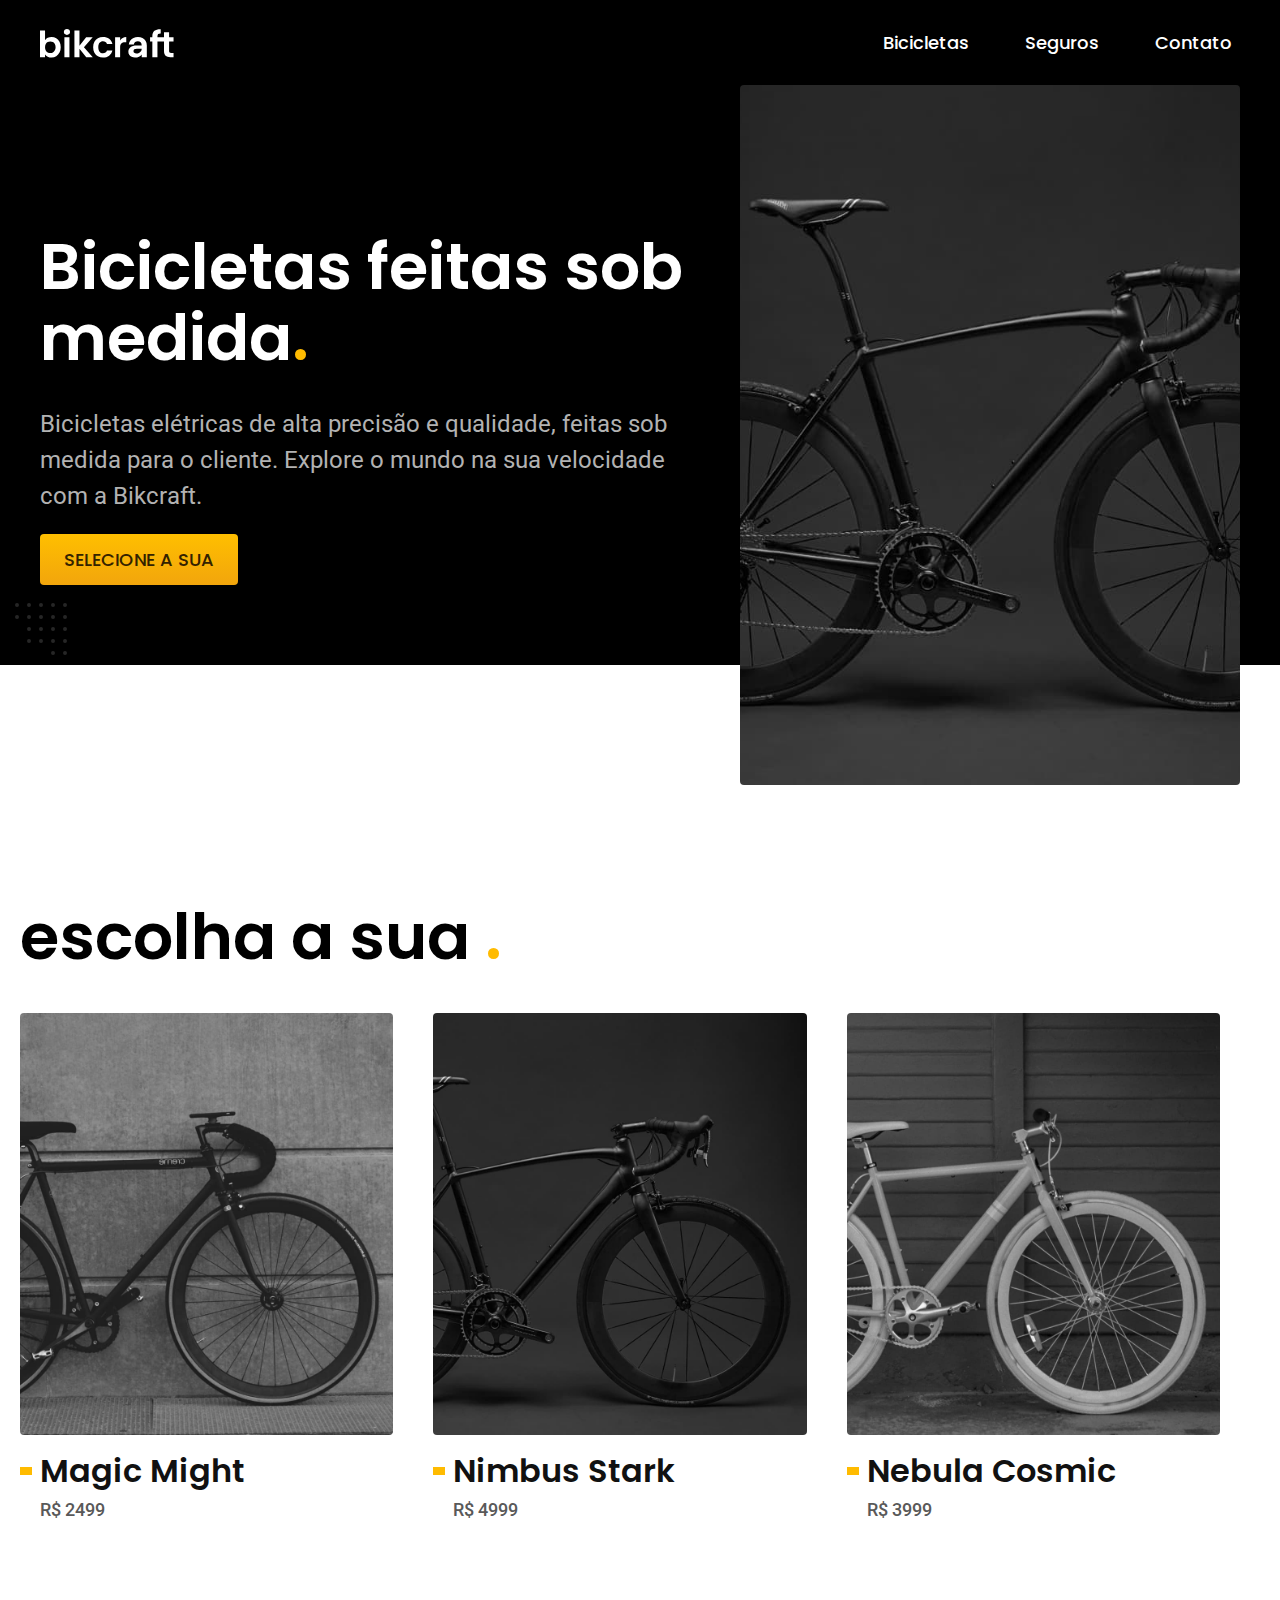
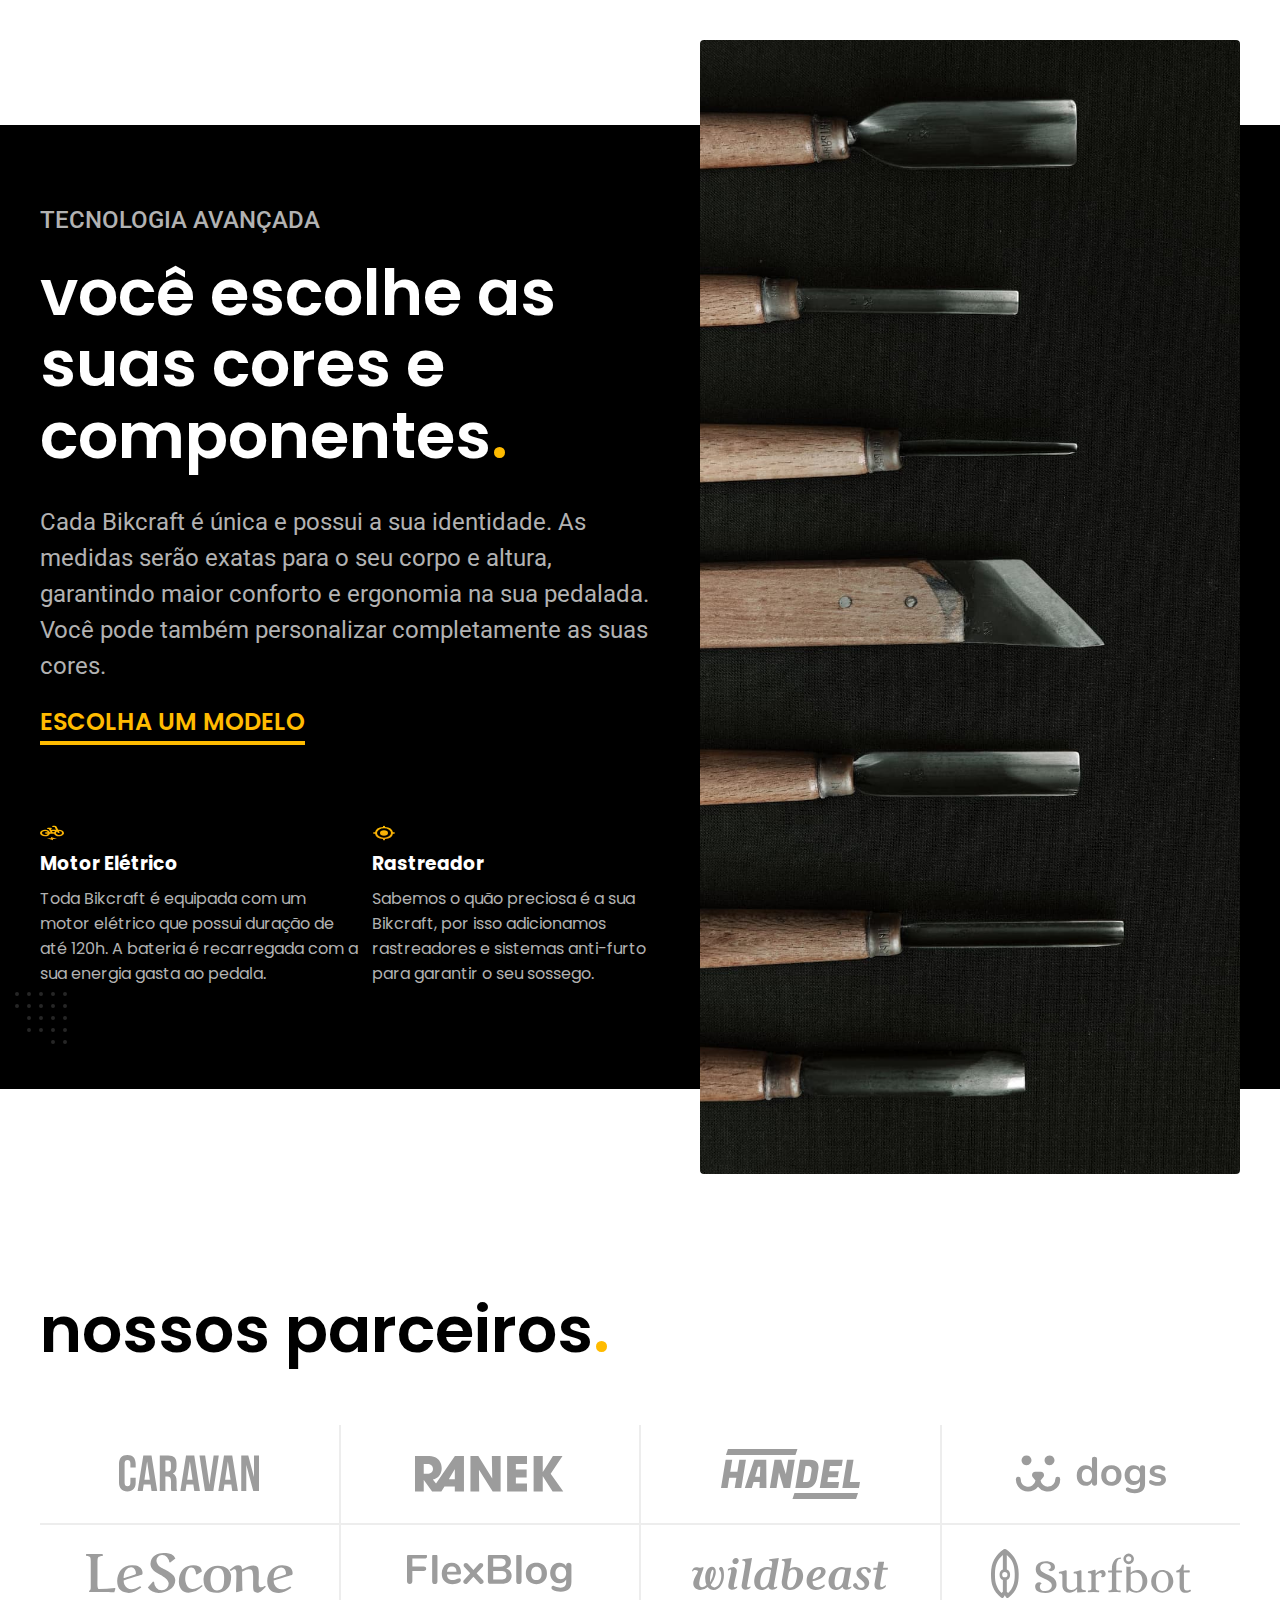
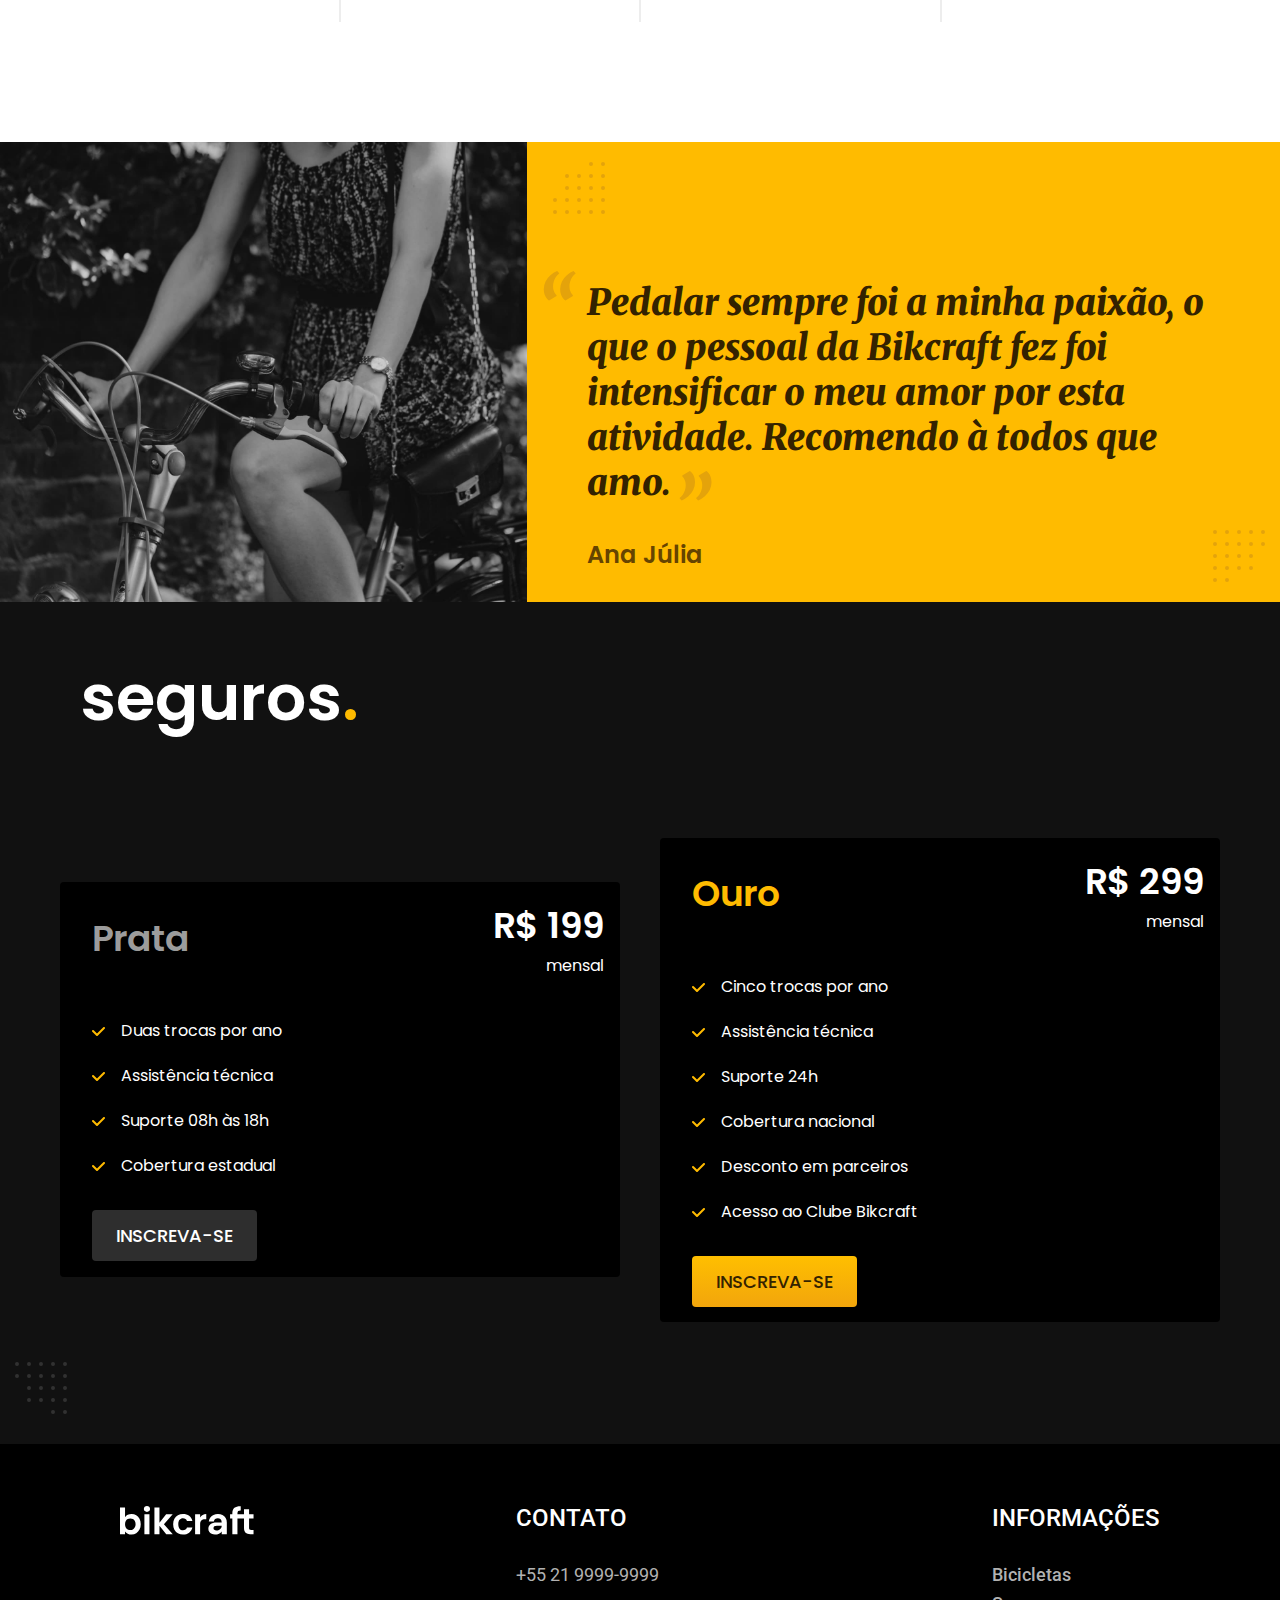
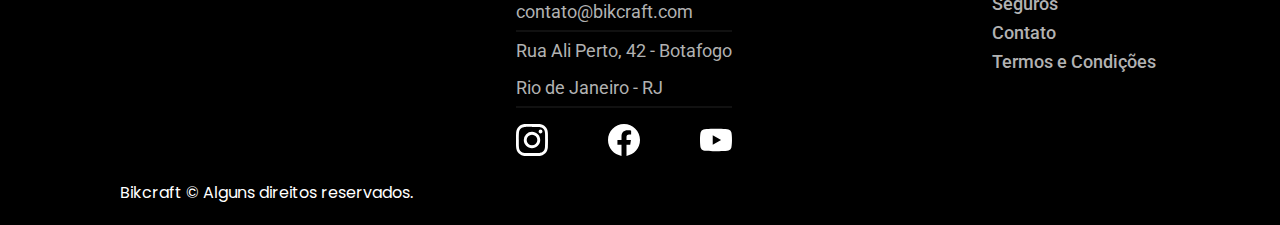
<file: Projeto 01/index.html>
<!DOCTYPE html>
<html lang="en">
<head>
  <meta charset="UTF-8">
  <meta http-equiv="X-UA-Compatible" content="IE=edge">
  <meta name="viewport" content="width=device-width, initial-scale=1.0">
  <meta name="description" content="Bicicletas elétricas de alta precisão e qualidade,  feitas sob medida para o cliente. Explore o mundo na sua velocidade com a Bikcraft.">
  <title>Bickcraft - Bicicletas eletricas</title>
  <link rel="stylesheet" href="css/estilo.css">
  <link rel="preconnect" href="https://fonts.googleapis.com">
  <link rel="preconnect" href="https://fonts.gstatic.com" crossorigin>
  <link href="https://fonts.googleapis.com/css2?family=Poppins:wght@400;500;600;700&family=Roboto:ital,wght@0,400;0,500;1,700&display=swap" rel="stylesheet">
  <link href="https://fonts.googleapis.com/css2?family=Merriweather:ital,wght@1,900&display=swap" rel="stylesheet">
</head>
<body>
  <header class="header-bg">
    <div class="header-conteudo">
      <a href="./"><img src="img/bikcraft.svg" width="136" height="32" alt="Bicicleta Eletica"/></a>
      <nav>
        <ul>
          <li><a href="./bicicletas.html">Bicicletas</a></li>
          <li><a href="./seguros.html">Seguros</a></li>
          <li><a href="./contato.html">Contato</a></li>
        </ul>
      </nav>
    </div>
  </header>
  <main class="principal-bg">
    <div class="principal-conteudo container">
      <div class="principal-texto">
        <h1 class="texto-grande">Bicicletas feitas sob medida<span>.</span></h1>
        <p class="texto-medio texto-medio-r">
          Bicicletas elétricas de alta precisão e qualidade,  feitas sob medida para o    cliente. Explore o mundo na sua velocidade com a Bikcraft.
        </p>
        <a href="./bicicletas.html" class="botao amarelo">Selecione a sua</a>
      </div>
      <div class="principal-imagem">
        <img src="img/bicicleta/nimbus1.jpg" alt="Bicicleta eletrica" />
      </div>
    </div>
  </main>
  <section class="bicicletas container" aria-label="Bicicletas">
    <h2 class="texto-grande"> escolha a sua <span>.</span></h2>
    <div class="bicicletas-container">
      <a href="bicicletas/magic.html" class="bicicletas-item">
        <div>
          <img src="img/bicicletas/magic-home.jpg" />
        </div>
        <div class="bicicletas-descricao">
          <h3>Magic Might</h3>
          <p>R$ 2499</p>
        </div>
      </a>
      <a href="bicicletas/nimbus.html" class="bicicletas-item">
        <div>
          <img src="img/bicicletas/nimbus-home.jpg" />
        </div>
        <div class="bicicletas-descricao">
          <h3>Nimbus Stark</h3>
          <p>R$ 4999</p>
        </div>
      </a>
      <a href="bicicletas/nebula.html" class="bicicletas-item">
        <div>
          <img src="img/bicicletas/nebula-home.jpg" />
        </div>
        <div class="bicicletas-descricao">
          <h3>Nebula Cosmic</h3>
          <p>R$ 3999</p>
        </div>
      </a>
    </div> 
  </section>
  <section class="tecnologia-bg" aria-label="Tecnologia">
    <div class="tecnologia-conteudo container">
      <div class="tecnologia-texto">
        <p class="tecnologia-texto-decorativo">Tecnologia avançada</p>
        <h2 class="texto-grande">você escolhe as suas cores e componentes<span>.</span></h2>
        <p class="texto-medio texto-medio-r">Cada Bikcraft é única e possui a sua identidade. As medidas serão exatas para o seu corpo e altura, garantindo maior conforto e ergonomia na sua pedalada. Você pode também personalizar completamente as suas cores.</p>
        <a href="./bicicletas.html">Escolha um modelo</a>
        <div class="tecnologia-vantages">
          <div>
            <img src="./img/icones/eletrica.svg" width="24" height="24" alt="" />
            <h3>Motor Elétrico</h3>
            <p>Toda Bikcraft é equipada com um motor elétrico que possui duração de até 120h. A bateria é recarregada com a sua energia gasta ao pedala.</p>
          </div>
          <div>
            <img src="./img/icones/rastreador.svg" width="24" height="24" alt="" />
            <h3>Rastreador</h3>
            <p>Sabemos o quão preciosa é a sua Bikcraft, por isso adicionamos rastreadores e sistemas anti-furto para garantir o seu sossego.</p>
          </div>
        </div>
      </div>
      <div class="tecnologia-img">
        <img src="img/fotos/tecnologia.jpg">
      </div>
    </div>
  </section>
  <section class="parceiros container" aria-label="parceiros">
    <h2 class="texto-grande">nossos parceiros<span>.</span></h2>
    <div>
      <div class="parceiros-marcas">
        <div>
          <img src="./img/parceiros/caravan.svg" alt="Caravan" />
        </div>
        <div>
          <img src="./img/parceiros/ranek.svg" alt="Ranek" />
        </div>
        <div>
          <img src="./img/parceiros/handel.svg" alt="Handel" />
        </div>
        <div>
          <img src="./img/parceiros/dogs.svg" alt="Dogs" />
        </div>
      </div>
      <div class="parceiros-marcas">
        <div>
          <img src="./img/parceiros/lescone.svg" alt="Lescone" />
        </div>
        <div>
          <img src="./img/parceiros/flexblog.svg" alt="Flexblog" />
        </div>
        <div>
          <img src="./img/parceiros/wildbeast.svg" alt="Wildbeast" />
        </div>
        <div>
          <img src="./img/parceiros/surfbot.svg" alt="Surftbot" />
        </div>
      </div> 
    </div>
  </section>
  <section class="depoimento-bg">
    <div class="depoimento-conteudo">
      <div class="depoimento-img">
        <img src="./img/fotos/depoimento.jpg" />
      </div>
      <div class="depoimento-citacao">
        <blockquote>
          <p class="depoimento-texto">
            Pedalar sempre foi a minha paixão, o que o pessoal da Bikcraft fez foi intensificar o meu amor por esta atividade. Recomendo à todos que amo.
          </p>
          <cite>
            <p>Ana Júlia</p>
          </cite>
        </blockquote>
      </div>
    </div>  
  </section>
  <section class="seguros-bg">
    <div class="seguros-conteudo">
      <h2 class="texto-grande">seguros<span>.</span></h2>
      <div class="seguro-principal">
        <div class="seguro-card">  
          <div class="seguro-card-header">
            <div>
              <h3 class="cor-prata texto-decorativo">Prata</h3>
            </div>
            <div>
              <p class="texto-decorativo">R$ 199</p>
              <p>mensal</p>
            </div>
          </div>
          <div class="seguro-card-conteudo">
            <ul>
              <li>Duas trocas por ano</li>
              <li>Assistência técnica</li>
              <li>Suporte 08h às 18h</li>
              <li>Cobertura estadual</li>
            </ul>
            <a href="./orcamento.html" class="botao cinza">Inscreva-se</a>
          </div>
        </div>

        <div class="seguro-card card-grande">  
          <div class="seguro-card-header">
            <div>
              <h3 class="cor-ouro texto-decorativo">Ouro</h3>
            </div>
            <div>
              <p class="texto-decorativo">R$ 299</p>
              <p>mensal</p>
            </div>
          </div>
          <div class="seguro-card-conteudo">
            <ul>
              <li>Cinco trocas por ano</li>
              <li>Assistência técnica</li>
              <li>Suporte 24h</li>
              <li>Cobertura nacional</li>
              <li>Desconto em parceiros</li>
              <li>Acesso ao Clube Bikcraft</li>
            </ul>
            <a href="./orcamento.html" class="botao amarelo">Inscreva-se</a>
          </div>
        </div>
      </div>
    </div>
  </section>
  <footer class="footer-bg">
    <div class="footer-conteudo">
      <div class="footer-infos">
        <div>
          <img src="img/bikcraft.svg" alt="Bickcraft" />
        </div>
        <div class="footer-contato">
          <h3>Contato</h3>
          <ul>
            <li><a href="tel:+55 21 9999-9999">+55 21 9999-9999</a></li>
            <li><a href="mailto:contato@bikcraft.com">contato@bikcraft.com</a></li>
            <li><a href="https://goo.gl/maps/o17Agn89RouagFng7">Rua Ali Perto, 42 - Botafogo</a></li>
            <li><a href="https://goo.gl/maps/o17Agn89RouagFng7">Rio de Janeiro - RJ</a></li>
          </ul>
          <div class="redes-sociais">
            <a href="https://www.instagram.com/"><img src="img/redes/instagram.svg" alt="instagram"></a>
            <a href="https://www.facebook.com/"><img src="img/redes/facebook.svg" alt="facebook"></a>
            <a href="https://www.youtube.com/"><img src="img/redes/youtube.svg" alt="youtube"></a>
          </div>
        </div>
        <div class="footer-links-internos">
          <h3>Informações</h3>
          <p><a href="./bicicletas.html">Bicicletas</a></p>
          <p><a href="./seguros.html">Seguros</a></p>
          <p><a href="./contato.html">Contato</a></p>
          <p><a href="./termos.html">Termos e Condições</a></p>
        </div>
      </div>
      <p> Bikcraft &copy; Alguns direitos reservados.</p>
    </div>
  </footer>
</body>
</html>
</file>
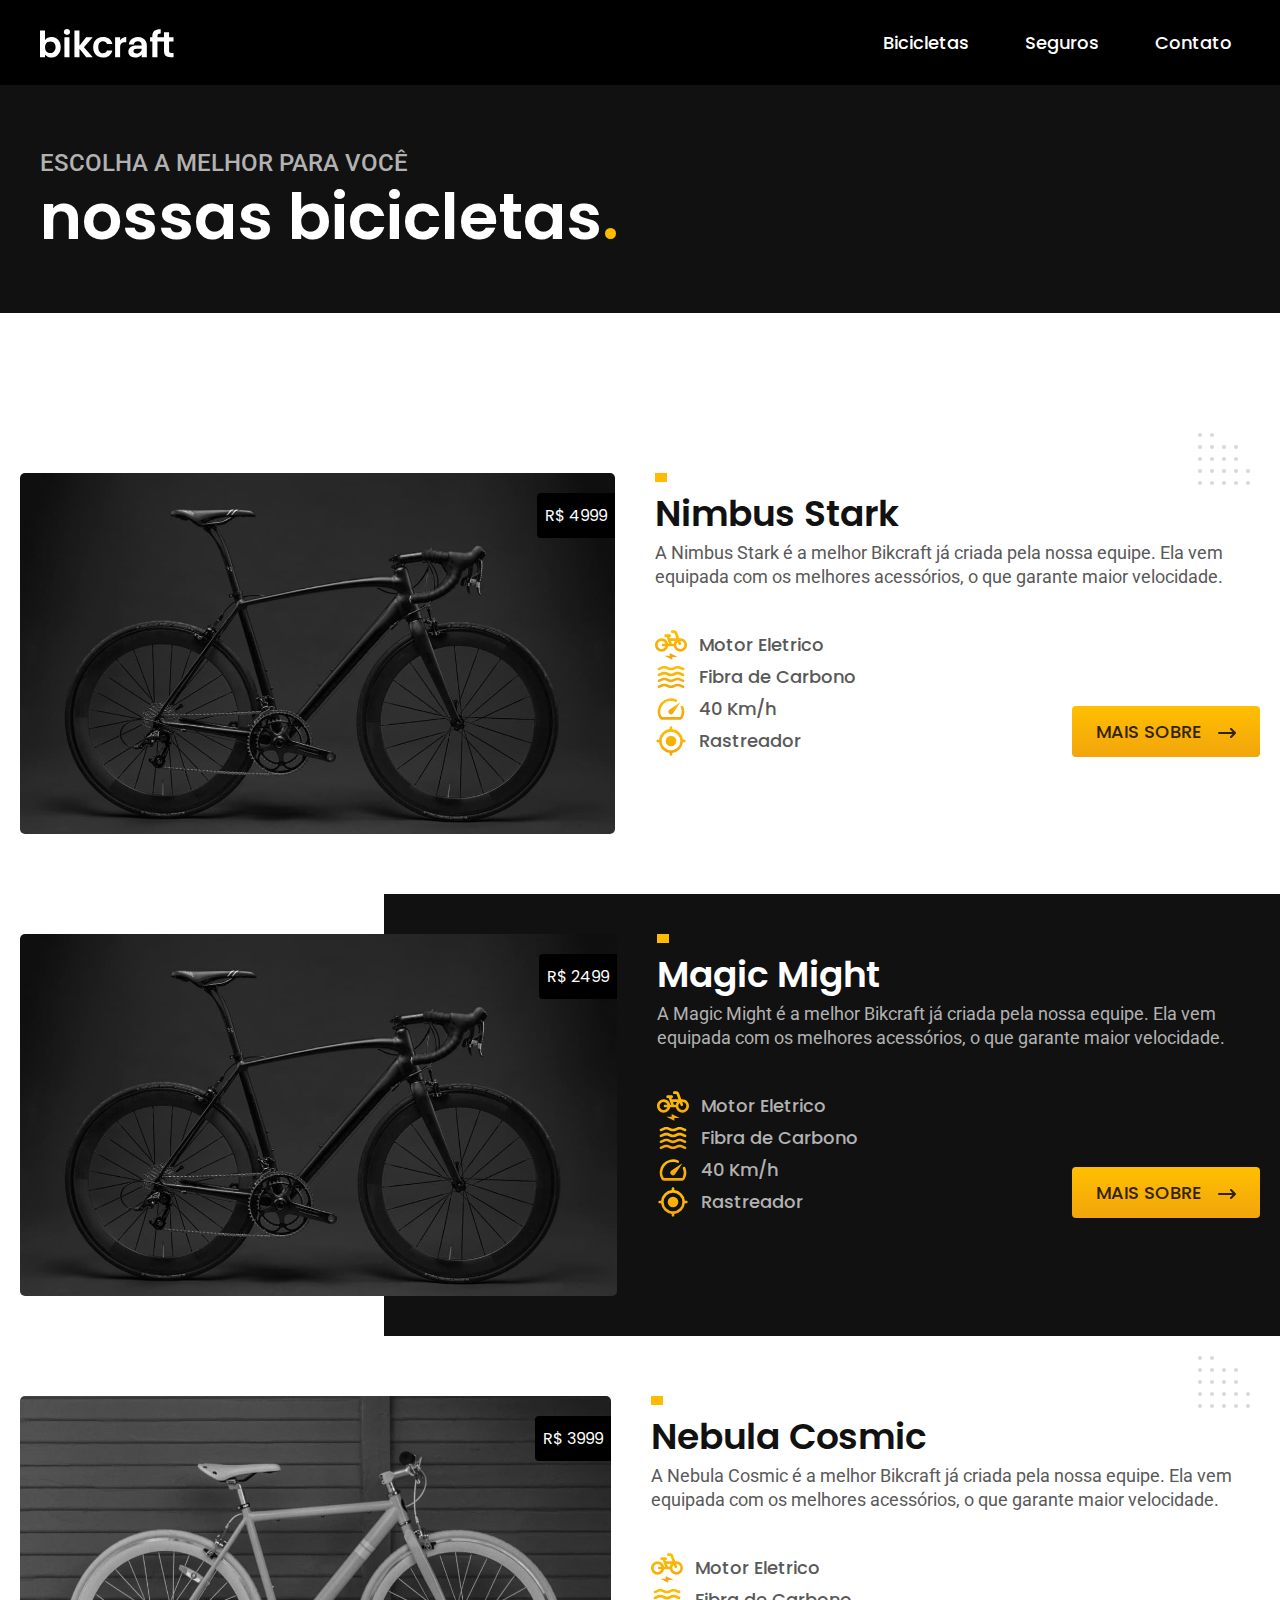
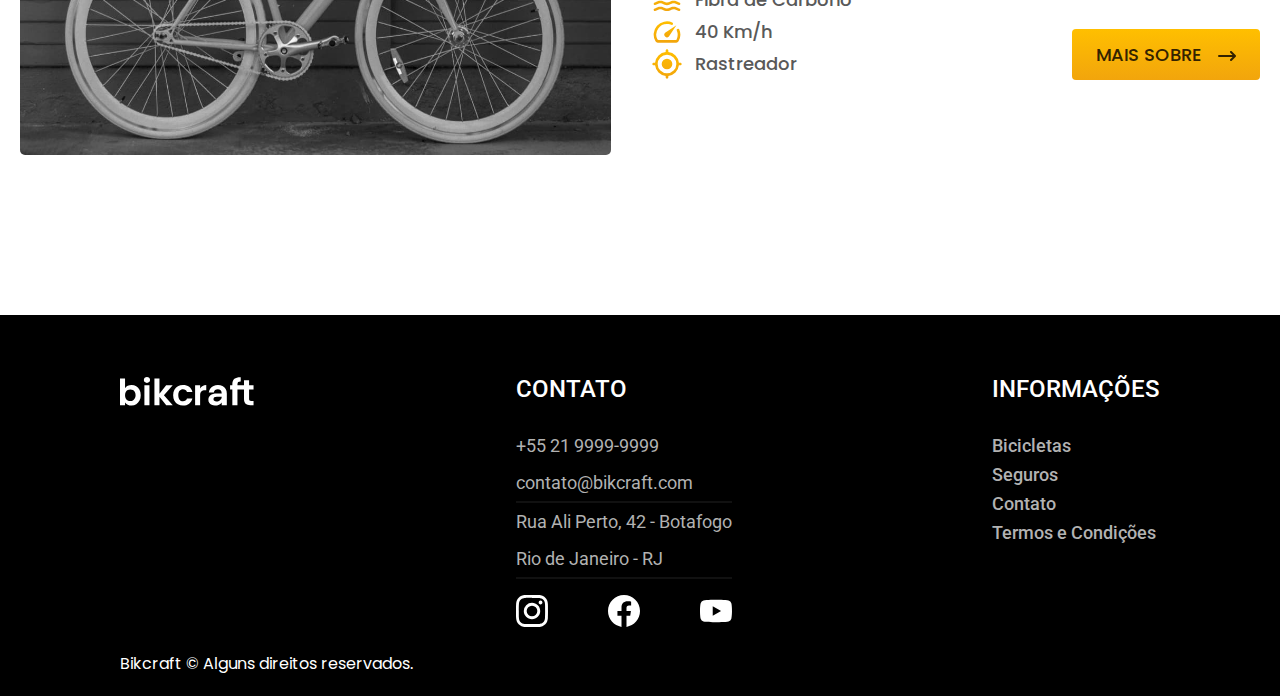
<file: Projeto 01/bicicletas.html>
<!DOCTYPE html>
<html lang="en">
<head>
  <meta charset="UTF-8">
  <meta http-equiv="X-UA-Compatible" content="IE=edge">
  <meta name="viewport" content="width=device-width, initial-scale=1.0">
  <meta name="description" content="Bicicletas elétricas de alta precisão e qualidade,  feitas sob medida para o cliente. Explore o mundo na sua velocidade com a Bikcraft.">
  <title>Bicicletas | Bickcraft </title>
  <link rel="stylesheet" href="css/estilo.css">
  <link rel="preconnect" href="https://fonts.googleapis.com">
  <link rel="preconnect" href="https://fonts.gstatic.com" crossorigin>
  <link href="https://fonts.googleapis.com/css2?family=Poppins:wght@400;500;600;700&family=Roboto:ital,wght@0,400;0,500;1,700&display=swap" rel="stylesheet">
  <link href="https://fonts.googleapis.com/css2?family=Merriweather:ital,wght@1,900&display=swap" rel="stylesheet">
</head>
<body id="bicicletas">
  <header class="header-bg">
    <div class="header-conteudo">
      <a href="./"><img src="img/bikcraft.svg" width="136" height="32" alt="Bicicleta Eletica"/></a>
      <nav>
        <ul>
          <li><a href="./bicicletas.html">Bicicletas</a></li>
          <li><a href="./seguros.html">Seguros</a></li>
          <li><a href="./contato.html">Contato</a></li>
        </ul>
      </nav>
    </div>
  </header>
  <main>
    <section class="sub-cabecalho-bg">
      <div class="sub-cabecalho-conteudo container">
        <p class="texto-medio texto-medio-m">Escolha a melhor para você</p>
        <h1 class="texto-grande">nossas bicicletas<span>.</span></h1>
      </div>
    </section>
    <section class="bicicletas-page">
      <div class="bicicletas-item-bg">
        <div class="bicicletas-item-conteudo">
          <div class="bicicletas-item-img">
            <img src="img/bicicletas/nimbus.jpg" />
            <span>R$ 4999</span>
          </div>
          <div class="bicicletas-item-descricao">
            <h2 class="texto-decorativo">Nimbus Stark</h2>
            <p class="texto-pequeno  texto-pequeno-r">A Nimbus Stark é a melhor Bikcraft já criada pela nossa equipe. Ela vem equipada com os melhores acessórios, o que garante maior velocidade.</p>
            <div class="bicicletas-item-info">
              <div>
                <ul>
                  <li>
                    <img src="img/icones/eletrica.svg">
                    <p>Motor Eletrico</p>
                  </li>
                  <li>
                    <img src="img/icones/carbono.svg">
                    <p>Fibra de Carbono</p>
                  </li>
                  <li>
                    <img src="img/icones/velocidade.svg">
                    <p>40 Km/h</p>
                  </li>
                  <li>
                    <img src="img/icones/rastreador.svg">
                    <p>Rastreador</p>
                  </li>
                </ul>
              </div>
              <div class="bicicleta-item-botao">
               <a href="bicicletas/nimbus.html" class="botao amarelo">Mais Sobre </a>
              </div>
            </div>
          </div>
        </div>
      </div>
      <div class="bicicletas-item-bg">
        <div class="bicicletas-item-conteudo">
          <div class="bicicletas-item-img">
            <img src="img/bicicletas/nimbus.jpg" />
            <span>R$ 2499</span>
          </div>
          <div class="bicicletas-item-descricao">
            <h2 class="texto-decorativo">Magic Might</h2>
            <p class="texto-pequeno  texto-pequeno-r">A Magic Might é a melhor Bikcraft já criada pela nossa equipe. Ela vem equipada com os melhores acessórios, o que garante maior velocidade.</p>
            <div class="bicicletas-item-info">
              <div>
                <ul>
                  <li>
                    <img src="img/icones/eletrica.svg">
                    <p>Motor Eletrico</p>
                  </li>
                  <li>
                    <img src="img/icones/carbono.svg">
                    <p>Fibra de Carbono</p>
                  </li>
                  <li>
                    <img src="img/icones/velocidade.svg">
                    <p>40 Km/h</p>
                  </li>
                  <li>
                    <img src="img/icones/rastreador.svg">
                    <p>Rastreador</p>
                  </li>
                </ul>
              </div>
              <div class="bicicleta-item-botao">
               <a href="bicicletas/magic.html" class="botao amarelo">Mais Sobre </a>
              </div>
            </div>
          </div>
        </div>
      </div>
      <div class="bicicletas-item-bg">
        <div class="bicicletas-item-conteudo">
          <div class="bicicletas-item-img">
            <img src="img/bicicletas/nebula.jpg" />
            <span>R$ 3999</span>
          </div>
          <div class="bicicletas-item-descricao">
            <h2 class="texto-decorativo">Nebula Cosmic</h2>
            <p class="texto-pequeno  texto-pequeno-r">A Nebula Cosmic é a melhor Bikcraft já criada pela nossa equipe. Ela vem equipada com os melhores acessórios, o que garante maior velocidade.</p>
            <div class="bicicletas-item-info">
              <div>
                <ul>
                  <li>
                    <img src="img/icones/eletrica.svg">
                    <p>Motor Eletrico</p>
                  </li>
                  <li>
                    <img src="img/icones/carbono.svg">
                    <p>Fibra de Carbono</p>
                  </li>
                  <li>
                    <img src="img/icones/velocidade.svg">
                    <p>40 Km/h</p>
                  </li>
                  <li>
                    <img src="img/icones/rastreador.svg">
                    <p>Rastreador</p>
                  </li>
                </ul>
              </div>
              <div class="bicicleta-item-botao">
               <a href="bicicletas/nebula.html" class="botao amarelo">Mais Sobre </a>
              </div>
            </div>
          </div>
        </div>
      </div>
    </section>
  </main>
  <footer class="footer-bg">
    <div class="footer-conteudo">
      <div class="footer-infos">
        <div>
          <img src="img/bikcraft.svg" alt="Bickcraft" />
        </div>
        <div class="footer-contato">
          <h3>Contato</h3>
          <ul>
            <li><a href="tel:+55 21 9999-9999">+55 21 9999-9999</a></li>
            <li><a href="mailto:contato@bikcraft.com">contato@bikcraft.com</a></li>
            <li><a href="https://goo.gl/maps/o17Agn89RouagFng7">Rua Ali Perto, 42 - Botafogo</a></li>
            <li><a href="https://goo.gl/maps/o17Agn89RouagFng7">Rio de Janeiro - RJ</a></li>
          </ul>
          <div class="redes-sociais">
            <a href="https://www.instagram.com/"><img src="img/redes/instagram.svg" alt="instagram"></a>
            <a href="https://www.facebook.com/"><img src="img/redes/facebook.svg" alt="facebook"></a>
            <a href="https://www.youtube.com/"><img src="img/redes/youtube.svg" alt="youtube"></a>
          </div>
        </div>
        <div class="footer-links-internos">
          <h3>Informações</h3>
          <p><a href="./bicicletas.html">Bicicletas</a></p>
          <p><a href="./seguros.html">Seguros</a></p>
          <p><a href="./contato.html">Contato</a></p>
          <p><a href="./termos.html">Termos e Condições</a></p>
        </div>
      </div>
      <p> Bikcraft &copy; Alguns direitos reservados.</p>
    </div>
  </footer>
</body>
</html>
</file>
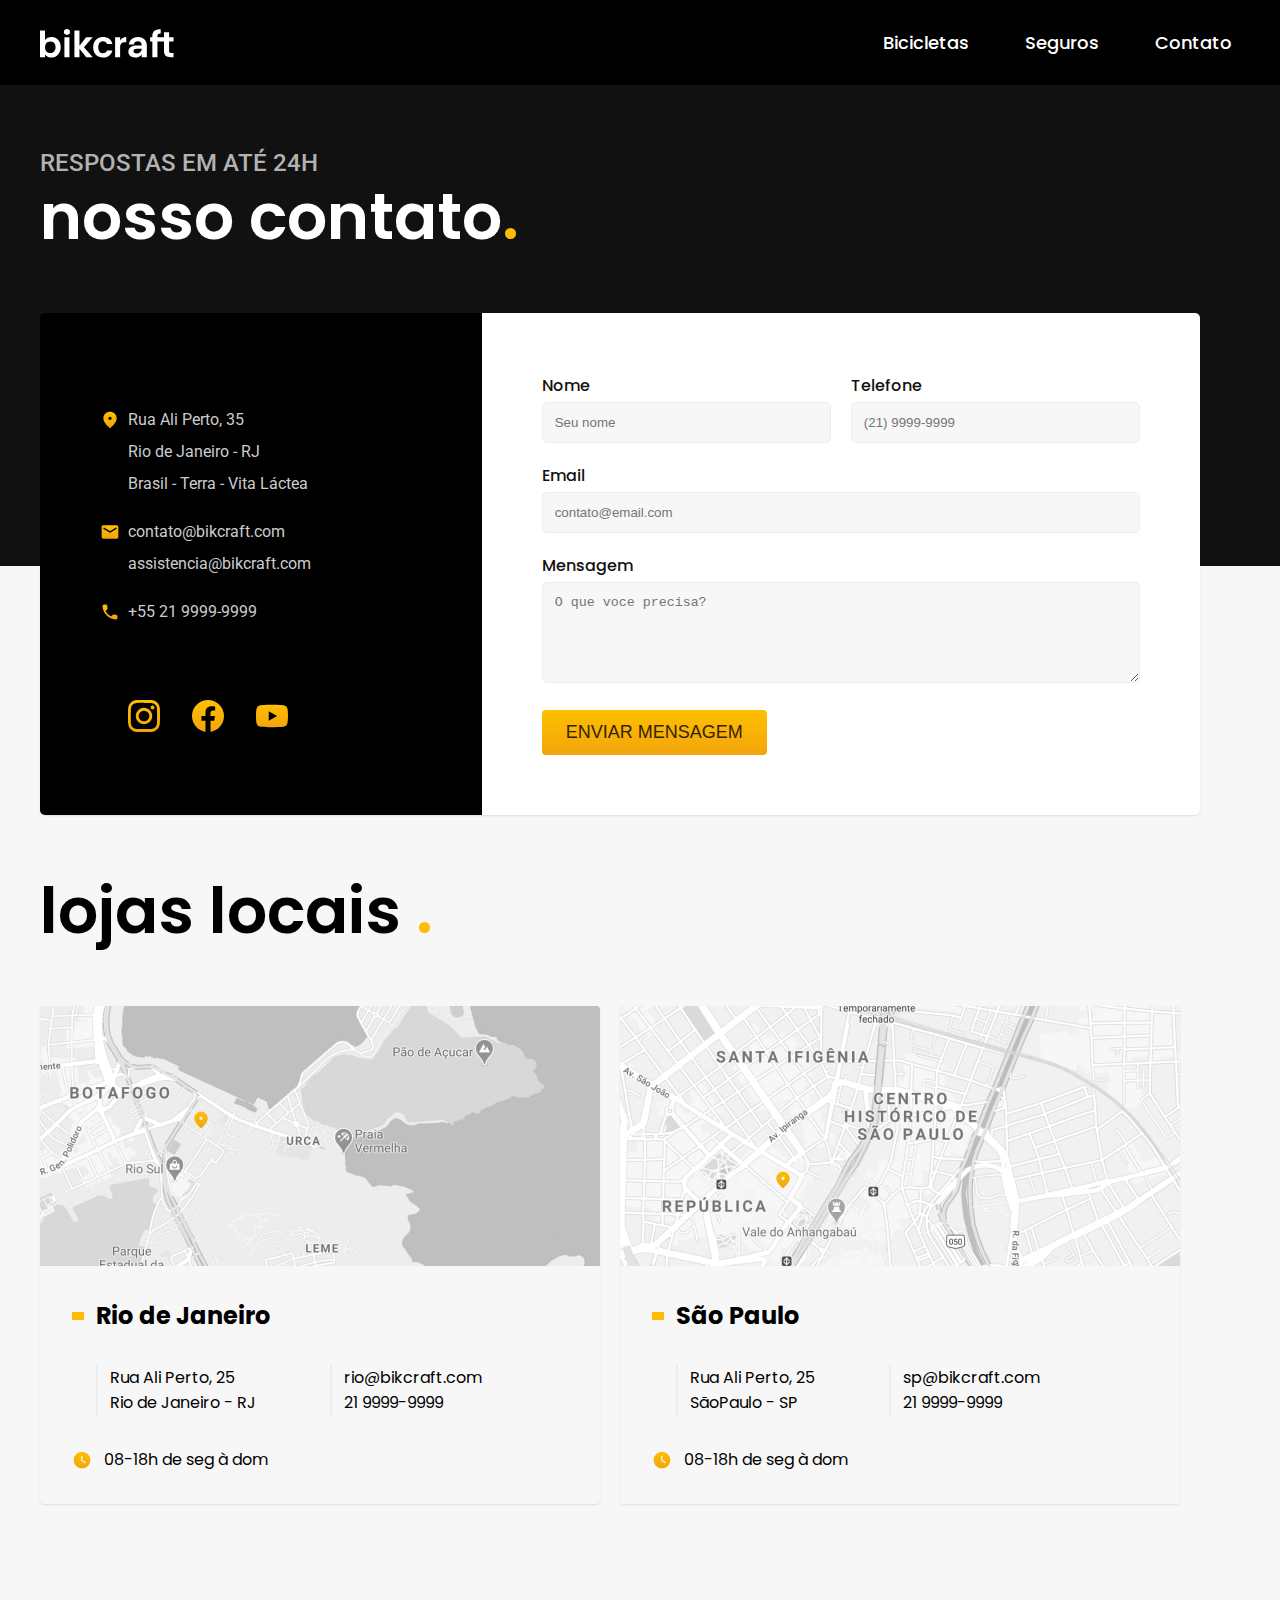
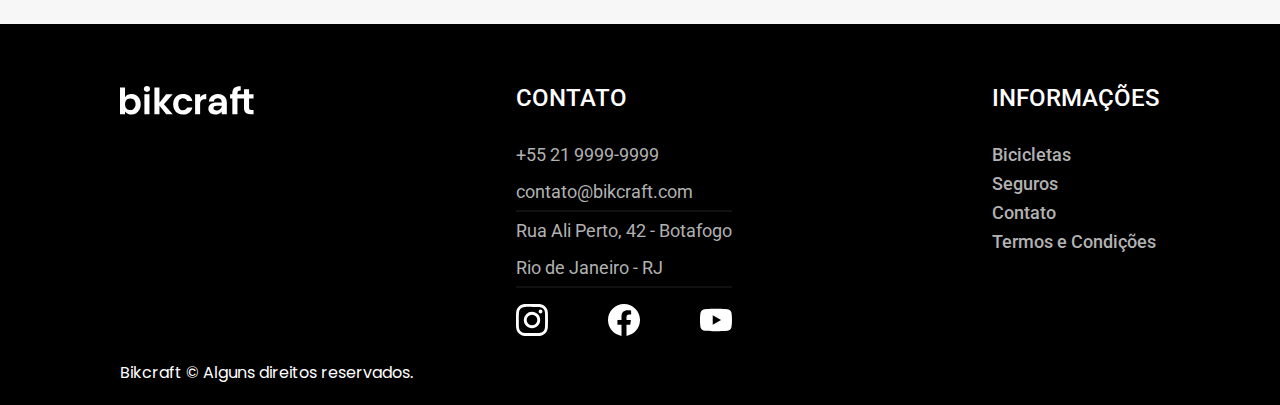
<file: Projeto 01/contato.html>
<!DOCTYPE html>
<html lang="en">
<head>
  <meta charset="UTF-8">
  <meta http-equiv="X-UA-Compatible" content="IE=edge">
  <meta name="viewport" content="width=device-width, initial-scale=1.0">
  <meta name="description" content="Bicicletas elétricas de alta precisão e qualidade,  feitas sob medida para o cliente. Explore o mundo na sua velocidade com a Bikcraft.">
  <title>Bickcraft - Bicicletas eletricas</title>
  <link rel="stylesheet" href="css/estilo.css">
  <link rel="preconnect" href="https://fonts.googleapis.com">
  <link rel="preconnect" href="https://fonts.gstatic.com" crossorigin>
  <link href="https://fonts.googleapis.com/css2?family=Poppins:wght@400;500;600;700&family=Roboto:ital,wght@0,400;0,500;1,700&display=swap" rel="stylesheet">
  <link href="https://fonts.googleapis.com/css2?family=Merriweather:ital,wght@1,900&display=swap" rel="stylesheet">
</head>
<body id="contato">
  <header class="header-bg">
    <div class="header-conteudo">
      <a href="./"><img src="img/bikcraft.svg" width="136" height="32" alt="Bicicleta Eletica"/></a>
      <nav>
        <ul>
          <li><a href="./bicicletas.html">Bicicletas</a></li>
          <li><a href="./seguros.html">Seguros</a></li>
          <li><a href="./contato.html">Contato</a></li>
        </ul>
      </nav>
    </div>
  </header>
  <main>
    <section class="sub-cabecalho-bg">
      <div class="sub-cabecalho-conteudo container">
        <p class="texto-medio texto-medio-m">respostas em até 24h</p>
        <h1 class="texto-grande">nosso contato<span>.</span></h1>
      </div>
    </section>
    <section class="contato-bg">
      <div class="contato-conteudo container">
        <div class="contato-endereco">
          <h2>Loja Online</h2>
          <div class="lista-rua">
            <p>Rua Ali Perto, 35</p>
            <p>Rio de Janeiro - RJ</p>
            <p>Brasil - Terra - Vita Láctea</p>
          </div>
          <div class="lista-contato">
            <a href="mailto:contato@bikcraft.com">contato@bikcraft.com</a>
            <a href="mailto:assistencia@bikcraft.com">assistencia@bikcraft.com</a>
          </div>
          <div class="telefone">
            <a href="tel:+552199999999">+55 21 9999-9999</a>
          </div>
          <div class="contato-redes">
            <a href="./">
              <img src="./img/redes/instagram-p.svg" alt="Instagram">
            </a>
            <a href="./">
              <img src="./img/redes/facebook-p.svg" alt="Facebook">
            </a>
            <a href="./">
              <img src="./img/redes/youtube-p.svg" alt="Youtube">
            </a>
          </div>
        </div>
        <div class="contato-form">
          <form>
            <div class="flex">
              <div>
                <label for="nome">Nome</label>
                <input type="text" id="nome" name="nome" placeholder="Seu nome" />
              </div>
              <div>
                <label for="telefone">Telefone</label>
                <input type="text" id="telefone" name="telefone" placeholder="(21) 9999-9999" />
              </div>
            </div>
            <div>
              <label for="email">Email</label>
              <input type="text" id="email" name="email" placeholder="contato@email.com" />
            </div>
            <div>
              <label for="mensagem">Mensagem</label>
              <textarea rows="5" type="text" id="mensagem" name="mensagem" placeholder="O que voce precisa?" ></textarea>
            </div>
            <button class="botao amarelo">Enviar mensagem</button>
          </form>
        </div>
      </div>
    </section>
    <section class="mapa container">
      <h2 class="texto-grande">lojas locais <span>.</span></h2>
      <div class="mapa-conteudo flex">
        <div class="mapa-item">
          <img src="img/lojas/rj.jpg" alt="Mapa do Rj">
          <div class="mapa-descricao">
            <h2>Rio de Janeiro</h2>
            <div class="flex ruas">
              <div>
                <p>Rua Ali Perto, 25</p>
                <p>Rio de Janeiro - RJ</p>
              </div>
              <div>
                <p>rio@bikcraft.com</p>
                <p>21 9999-9999</p>
              </div>
            </div>
            <p>08-18h de seg à dom</p>
          </div>
        </div>
        <div class="mapa-item">
          <img src="img/lojas/sp.jpg" alt="Mapa do Rj">
          <div class="mapa-descricao">
            <h2>São Paulo</h2>
            <div class="ruas flex">
              <div>
                <p>Rua Ali Perto, 25</p>
                <p>SãoPaulo - SP</p>
              </div>
              <div>
                <p>sp@bikcraft.com</p>
                <p>21 9999-9999</p>
              </div>
            </div>
            <p>08-18h de seg à dom</p>
          </div>
        </div>
      </div>
    </section>
  </main>
  <footer class="footer-bg">
    <div class="footer-conteudo">
      <div class="footer-infos">
        <div>
          <img src="img/bikcraft.svg" alt="Bickcraft" />
        </div>
        <div class="footer-contato">
          <h3>Contato</h3>
          <ul>
            <li><a href="tel:+55 21 9999-9999">+55 21 9999-9999</a></li>
            <li><a href="mailto:contato@bikcraft.com">contato@bikcraft.com</a></li>
            <li><a href="https://goo.gl/maps/o17Agn89RouagFng7">Rua Ali Perto, 42 - Botafogo</a></li>
            <li><a href="https://goo.gl/maps/o17Agn89RouagFng7">Rio de Janeiro - RJ</a></li>
          </ul>
          <div class="redes-sociais">
            <a href="https://www.instagram.com/"><img src="img/redes/instagram.svg" alt="instagram"></a>
            <a href="https://www.facebook.com/"><img src="img/redes/facebook.svg" alt="facebook"></a>
            <a href="https://www.youtube.com/"><img src="img/redes/youtube.svg" alt="youtube"></a>
          </div>
        </div>
        <div class="footer-links-internos">
          <h3>Informações</h3>
          <p><a href="./bicicletas.html">Bicicletas</a></p>
          <p><a href="./seguros.html">Seguros</a></p>
          <p><a href="./contato.html">Contato</a></p>
          <p><a href="./termos.html">Termos e Condições</a></p>
        </div>
      </div>
      <p> Bikcraft &copy; Alguns direitos reservados.</p>
    </div>
  </footer>
</body>
</html>
</file>
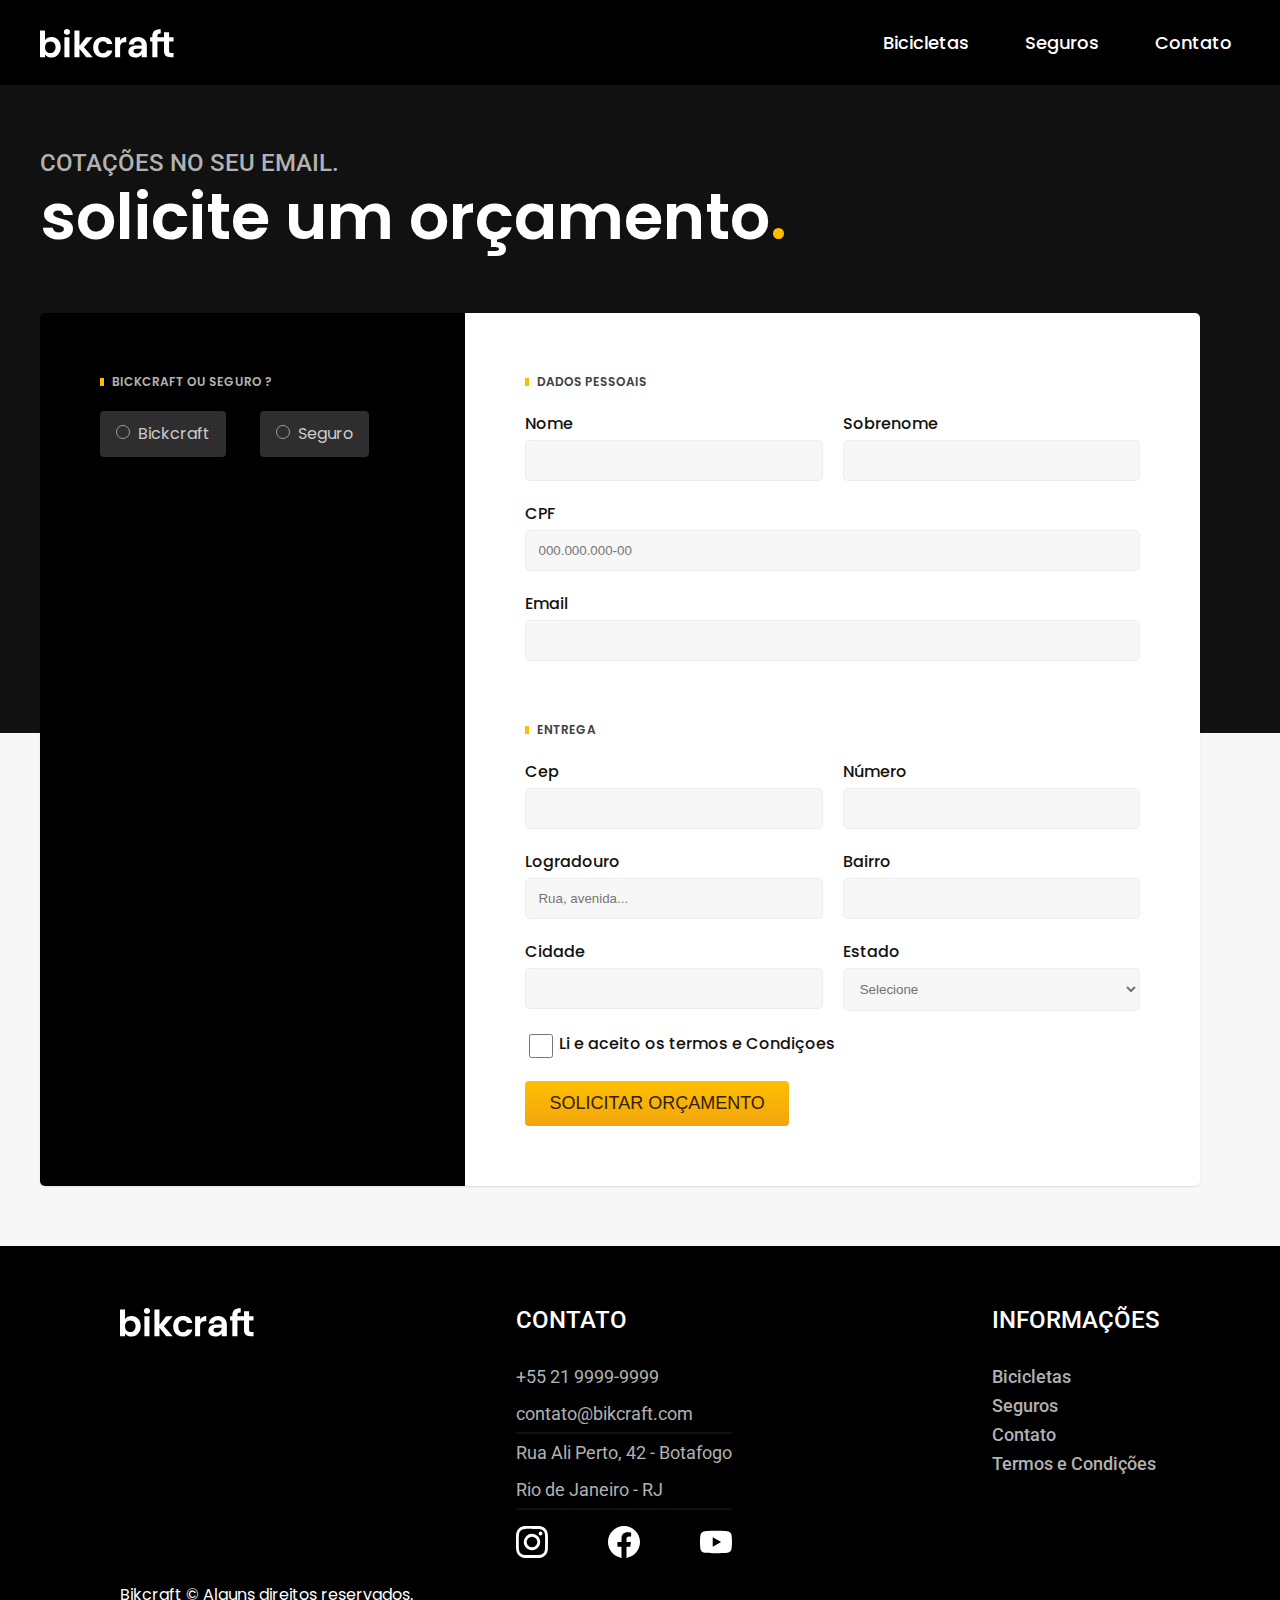
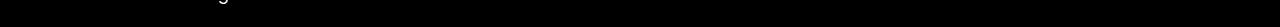
<file: Projeto 01/orcamento.html>
<!DOCTYPE html>
<html lang="en">
<head>
  <meta charset="UTF-8">
  <meta http-equiv="X-UA-Compatible" content="IE=edge">
  <meta name="viewport" content="width=device-width, initial-scale=1.0">
  <meta name="description" content="Bicicletas elétricas de alta precisão e qualidade,  feitas sob medida para o cliente. Explore o mundo na sua velocidade com a Bikcraft.">
  <title>Bickcraft - Orcamento</title>
  <link rel="stylesheet" href="css/estilo.css">
  <link rel="preconnect" href="https://fonts.googleapis.com">
  <link rel="preconnect" href="https://fonts.gstatic.com" crossorigin>
  <link href="https://fonts.googleapis.com/css2?family=Poppins:wght@400;500;600;700&family=Roboto:ital,wght@0,400;0,500;1,700&display=swap" rel="stylesheet">
  <link href="https://fonts.googleapis.com/css2?family=Merriweather:ital,wght@1,900&display=swap" rel="stylesheet">
</head>
<body id="orcamento">
  <header class="header-bg">
    <div class="header-conteudo">
      <a href="./"><img src="img/bikcraft.svg" width="136" height="32" alt="Bicicleta Eletica"/></a>
      <nav>
        <ul>
          <li><a href="./bicicletas.html">Bicicletas</a></li>
          <li><a href="./seguros.html">Seguros</a></li>
          <li><a href="./contato.html">Contato</a></li>
        </ul>
      </nav>
    </div>
  </header>
  <main>
    <section class="sub-cabecalho-bg">
      <div class="sub-cabecalho-conteudo container">
        <p class="texto-medio texto-medio-m">Cotações no seu Email.</p>
        <h1 class="texto-grande">solicite um orçamento<span>.</span></h1>
      </div>
    </section>
    <section class="contato-bg">
      <div class="contato-conteudo container">
        <div class="contato-endereco">
          <h2>Bickcraft ou Seguro ?</h2>
          <input type="radio" name="tipo" id="bikcraft">
          <label for="bikcraft">Bickcraft</label>
          <input type="radio" name="tipo" id="seguro">
          <label for="seguro">Seguro</label>
          <div class="orcamento-conteudo" id="orcamento-bikcraft">
            <h2>Escolha a sua</h2>
            <input type="radio" name="produto" value="nimbus" id="nimbus">
            <label for="nimbus">Nimbus Stark <span>R$ 4999</span></label>
            <div class="orcamento-detalhes">
              <ul class="font-1-xs cor-8">
                <li><img src="./img/icones/eletrica.svg" alt=""> Motor Elétrico</li>
                <li><img src="./img/icones/carbono.svg" alt=""> Fibra de Carbono</li>
                <li><img src="./img/icones/velocidade.svg" alt=""> 50 km/h</li>
                <li><img src="./img/icones/rastreador.svg" alt=""> Rastreador</li>
              </ul>
              <img src="./img/bicicletas/nimbus.jpg" alt="Bicicleta preta">
            </div>
            <input type="radio" name="produto" value="magic" id="magic">
            <label for="magic">Magic Might <span>R$ 2999</span></label>
            <div class="orcamento-detalhes">
              <ul class="font-1-xs cor-8">
                <li><img src="./img/icones/eletrica.svg" alt=""> Motor Elétrico</li>
                <li><img src="./img/icones/carbono.svg" alt=""> Fibra de Carbono</li>
                <li><img src="./img/icones/velocidade.svg" alt=""> 45 km/h</li>
                <li><img src="./img/icones/rastreador.svg" alt=""> Rastreador</li>
              </ul>
              <img src="./img/bicicletas/magic.jpg" alt="Bicicleta preta">
            </div>
            <input type="radio" name="produto" value="nebula" id="nebula">
            <label for="nebula">Nebula Cosmic <span>R$ 3999</span></label>
            <div class="orcamento-detalhes">
              <ul class="font-1-xs cor-8">
                <li><img src="./img/icones/eletrica.svg" alt=""> Motor Elétrico</li>
                <li><img src="./img/icones/carbono.svg" alt=""> Fibra de Carbono</li>
                <li><img src="./img/icones/velocidade.svg" alt=""> 40 km/h</li>
                <li><img src="./img/icones/rastreador.svg" alt=""> Rastreador</li>
              </ul>
              <img src="./img/bicicletas/nebula.jpg" alt="Bicicleta preta">
            </div>
          </div>
          <div class="orcamento-conteudo" id="orcamento-seguro">
           <h2>Escolha o plano</h2>
            <input type="radio" name="seguro" value="prata" id="prata">
            <label for="prata">Prata <span>R$ 199</span></label>
            <input type="radio" name="seguro" value="ouro" id="ouro">
            <label for="ouro">Ouro <span>R$ 299</span></label>
          </div>
        </div>
        <div class="contato-form">
          <form>
            <h2>Dados Pessoais</h2>
            <div class="flex">
              <div>
                <label for="nome">Nome</label>
                <input type="text" id="nome" name="nome"/>
              </div>
              <div>
                <label for="sobrenome">Sobrenome</label>
                <input type="text" id="sobrenome" name="sobrenome" />
              </div>
            </div>
            <div>
              <label for="cpf">CPF</label>
              <input type="text" id="cpf" name="cpf" placeholder="000.000.000-00" />
            </div>
            <div>
              <label for="email">Email</label>
              <input type="email" id="email" name="email"/>
            </div>
            <h2>Entrega</h2>
            <div class="flex">
              <div>
                <label for="cep">Cep</label>
                <input type="text" id="cep" name="cep"/>
              </div>
              <div>
                <label for="numero">Número</label>
                <input type="text" id="numero" name="numero" />
              </div>
            </div>
            <div class="flex">
              <div>
                <label for="logradouro">Logradouro</label>
                <input type="text" id="logradouro" name="logradouro" placeholder="Rua, avenida..."/>
              </div>
              <div>
                <label for="bairro">Bairro</label>
                <input type="text" id="bairro" name="bairro" />
              </div>
            </div>
            <div class="flex">
              <div>
                <label for="cidade">Cidade</label>
                <input type="text" id="cidade" name="cidade"/>
              </div>
              <div>
                <label for="estado">Estado</label>
                <select name="estado" id="estado">
                  <option value="">Selecione</option>
                  <option value="SP">São Paulo</option>
                  <option value="MG">Minas Gerais</option>
                  <option value="RJ">Rio de Janeiro</option>
                </select>
              </div>
            </div>
            <div id="container-termos">
              <input type="checkbox" id="termos" name="termos"/>
              <label for="termos">Li e aceito os termos e Condiçoes</label>
            </div>
            <button class="botao amarelo">Solicitar Orçamento</button>
          </form>
        </div>
      </div>
    </section>
  </main>
  <footer class="footer-bg">
    <div class="footer-conteudo">
      <div class="footer-infos">
        <div>
          <img src="img/bikcraft.svg" alt="Bickcraft" />
        </div>
        <div class="footer-contato">
          <h3>Contato</h3>
          <ul>
            <li><a href="tel:+55 21 9999-9999">+55 21 9999-9999</a></li>
            <li><a href="mailto:contato@bikcraft.com">contato@bikcraft.com</a></li>
            <li><a href="https://goo.gl/maps/o17Agn89RouagFng7">Rua Ali Perto, 42 - Botafogo</a></li>
            <li><a href="https://goo.gl/maps/o17Agn89RouagFng7">Rio de Janeiro - RJ</a></li>
          </ul>
          <div class="redes-sociais">
            <a href="https://www.instagram.com/"><img src="img/redes/instagram.svg" alt="instagram"></a>
            <a href="https://www.facebook.com/"><img src="img/redes/facebook.svg" alt="facebook"></a>
            <a href="https://www.youtube.com/"><img src="img/redes/youtube.svg" alt="youtube"></a>
          </div>
        </div>
        <div class="footer-links-internos">
          <h3>Informações</h3>
          <p><a href="./bicicletas.html">Bicicletas</a></p>
          <p><a href="./seguros.html">Seguros</a></p>
          <p><a href="./contato.html">Contato</a></p>
          <p><a href="./termos.html">Termos e Condições</a></p>
        </div>
      </div>
      <p> Bikcraft &copy; Alguns direitos reservados.</p>
    </div>
  </footer>
</body>
</html>
</file>
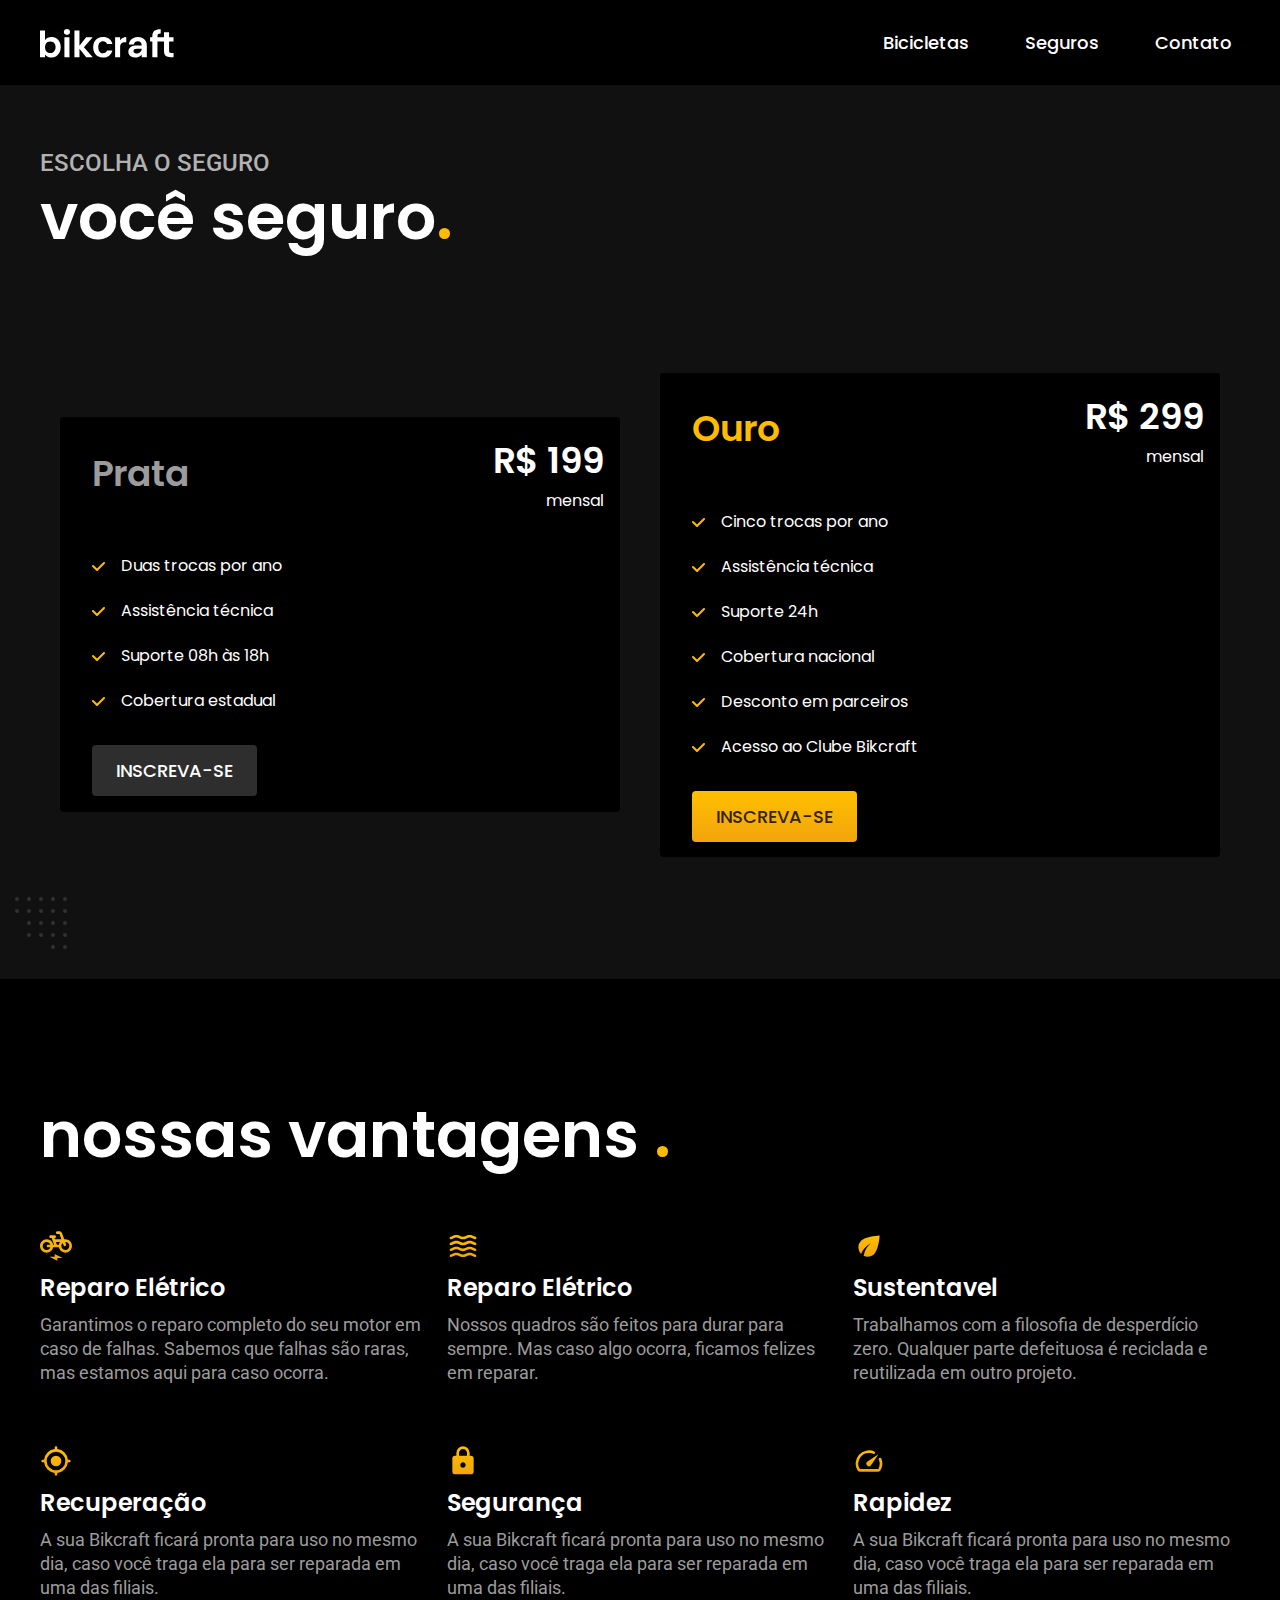
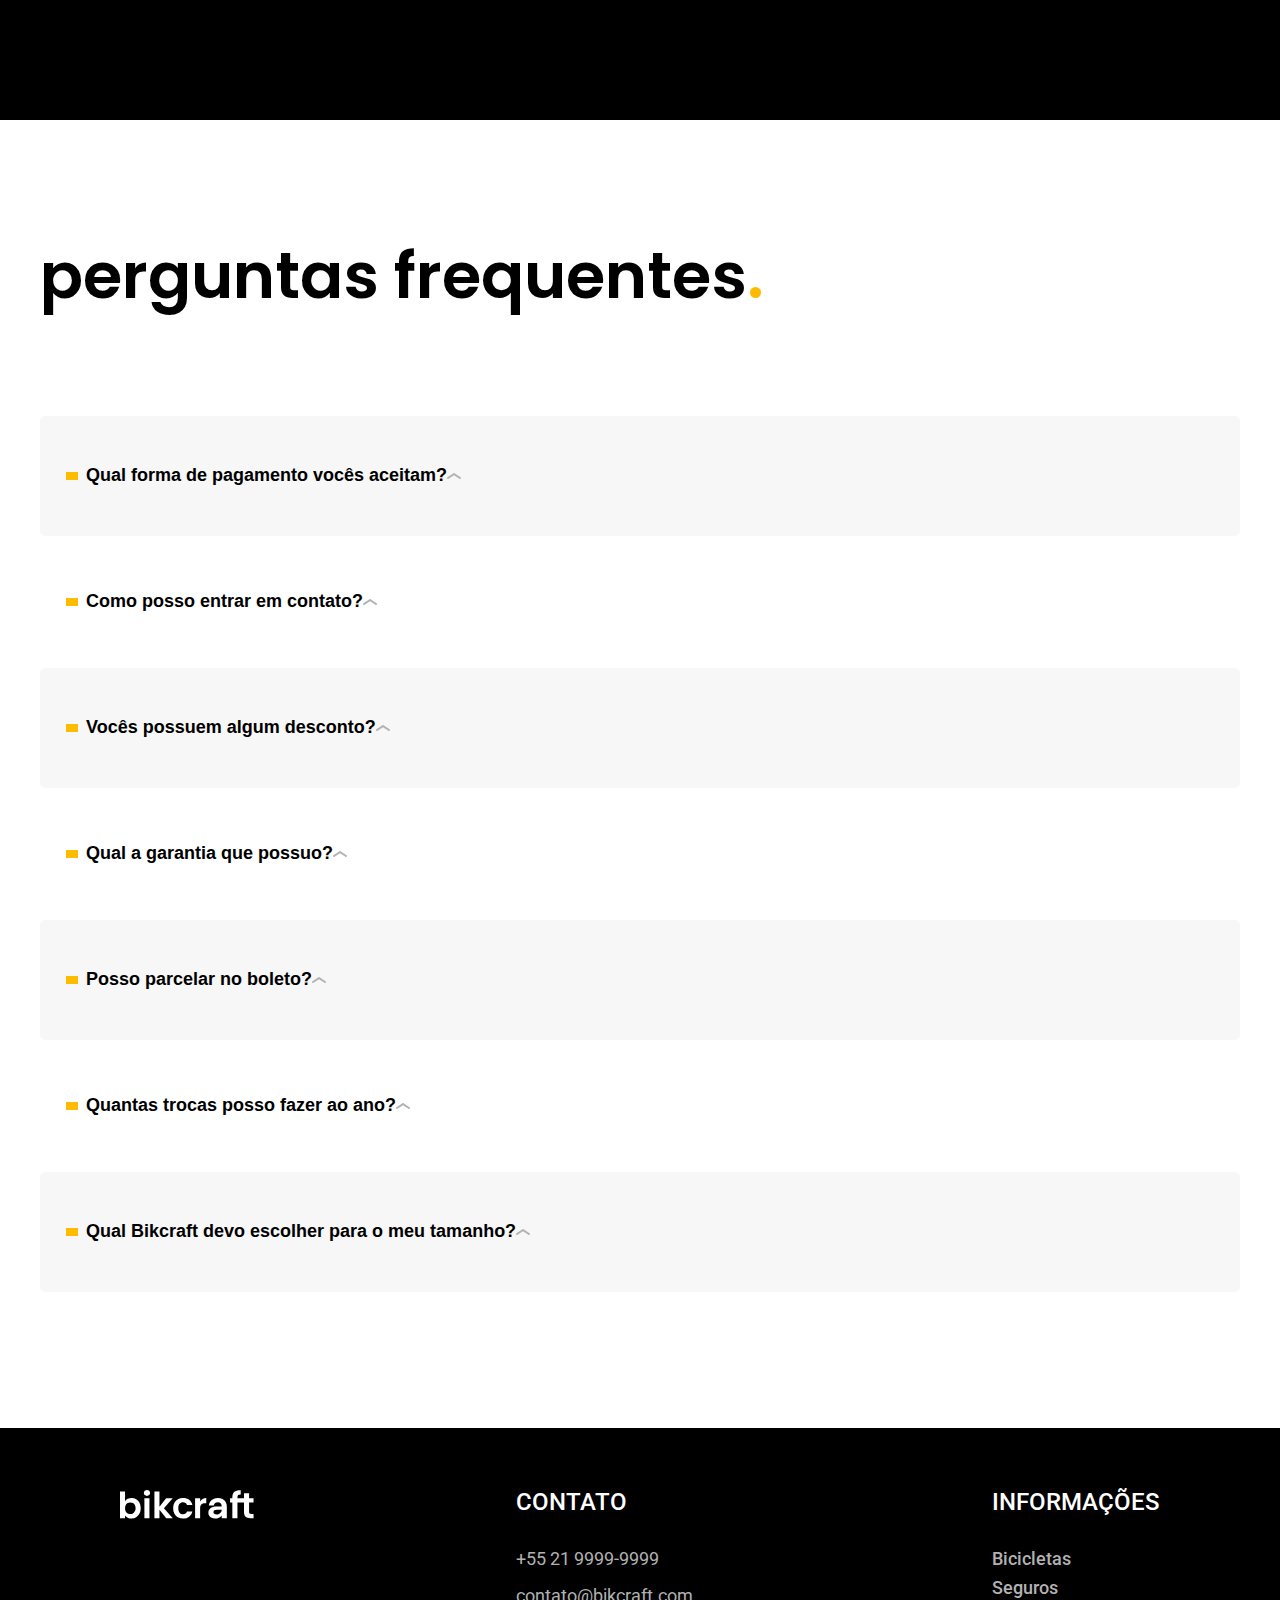
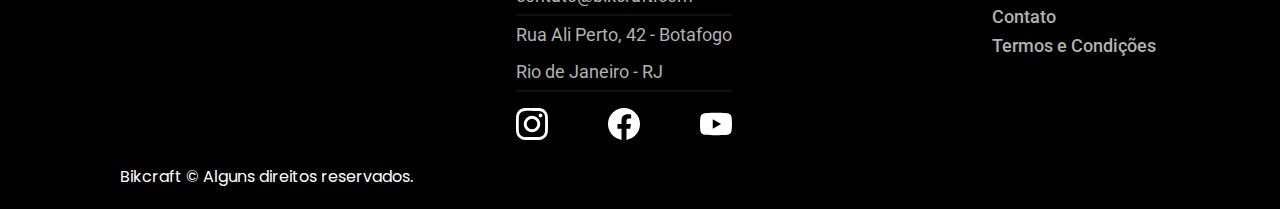
<file: Projeto 01/seguros.html>
<!DOCTYPE html>
<html lang="en">
<head>
  <meta charset="UTF-8">
  <meta http-equiv="X-UA-Compatible" content="IE=edge">
  <meta name="viewport" content="width=device-width, initial-scale=1.0">
  <meta name="description" content="Bicicletas elétricas de alta precisão e qualidade,  feitas sob medida para o cliente. Explore o mundo na sua velocidade com a Bikcraft.">
  <title>Bickcraft - Seguros</title>
  <link rel="stylesheet" href="css/estilo.css">
  <link rel="preconnect" href="https://fonts.googleapis.com">
  <link rel="preconnect" href="https://fonts.gstatic.com" crossorigin>
  <link href="https://fonts.googleapis.com/css2?family=Poppins:wght@400;500;600;700&family=Roboto:ital,wght@0,400;0,500;1,700&display=swap" rel="stylesheet">
  <link href="https://fonts.googleapis.com/css2?family=Merriweather:ital,wght@1,900&display=swap" rel="stylesheet">
</head>
<body>
  <header class="header-bg">
    <div class="header-conteudo">
      <a href="./"><img src="img/bikcraft.svg" width="136" height="32" alt="Bicicleta Eletica"/></a>
      <nav>
        <ul>
          <li><a href="./bicicletas.html">Bicicletas</a></li>
          <li><a href="./seguros.html">Seguros</a></li>
          <li><a href="./contato.html">Contato</a></li>
        </ul>
      </nav>
    </div>
  </header>
  <main>
    <section class="sub-cabecalho-bg">
      <div class="sub-cabecalho-conteudo container">
        <p class="texto-medio texto-medio-m">escolha o seguro</p>
        <h1 class="texto-grande">você seguro<span>.</span></h1>
      </div>
    </section>
    <section class="seguros-bg">
      <div class="seguro-principal">
        <div class="seguro-card">  
          <div class="seguro-card-header">
            <div>
              <h3 class="cor-prata texto-decorativo">Prata</h3>
            </div>
            <div>
              <p class="texto-decorativo">R$ 199</p>
              <p>mensal</p>
            </div>
          </div>
          <div class="seguro-card-conteudo">
            <ul>
              <li>Duas trocas por ano</li>
              <li>Assistência técnica</li>
              <li>Suporte 08h às 18h</li>
              <li>Cobertura estadual</li>
            </ul>
            <a href="./orcamento.html" class="botao cinza">Inscreva-se</a>
          </div>
        </div>

        <div class="seguro-card card-grande">  
          <div class="seguro-card-header">
            <div>
              <h3 class="cor-ouro texto-decorativo">Ouro</h3>
            </div>
            <div>
              <p class="texto-decorativo">R$ 299</p>
              <p>mensal</p>
            </div>
          </div>
          <div class="seguro-card-conteudo">
            <ul>
              <li>Cinco trocas por ano</li>
              <li>Assistência técnica</li>
              <li>Suporte 24h</li>
              <li>Cobertura nacional</li>
              <li>Desconto em parceiros</li>
              <li>Acesso ao Clube Bikcraft</li>
            </ul>
            <a href="./orcamento.html" class="botao amarelo">Inscreva-se</a>
          </div>
        </div>
      </div>
    </section>
    <section class="seguros-vantagens-bg">
      <div class="seguros-vantagens-conteudo container">
        <h2 class="texto-grande">nossas vantagens <span>.</span></h2>
        <div class="lista-vantagens">
          <div class="lista-item">
            <img src="img/icones/eletrica.svg" />
            <h3>Reparo Elétrico</h3>
            <p class="texto-pequeno texto-pequeno-r">Garantimos o reparo completo do seu motor em caso de falhas. Sabemos que falhas são raras, mas estamos aqui para caso ocorra.</p>
          </div>
          <div class="lista-item">
            <img src="img/icones/carbono.svg" />
            <h3>Reparo Elétrico</h3>
            <p class="texto-pequeno texto-pequeno-r">Nossos quadros são feitos para durar para sempre. Mas caso algo ocorra, ficamos felizes em reparar.</p>
          </div>
          <div class="lista-item">
            <img src="img/icones/sustentavel.svg" />
            <h3>Sustentavel</h3>
            <p class="texto-pequeno texto-pequeno-r">Trabalhamos com a filosofia de desperdício zero. Qualquer parte defeituosa é reciclada e reutilizada em outro projeto.</p>
          </div>
        </div>
        <div class="lista-vantagens">
          <div class="lista-item">
            <img src="img/icones/rastreador.svg" />
            <h3>Recuperação</h3>
            <p class="texto-pequeno texto-pequeno-r">A sua Bikcraft ficará pronta para uso no mesmo dia, caso você traga ela para ser reparada em uma das filiais.</p>
          </div>
          <div class="lista-item">
            <img src="img/icones/seguro.svg" />
            <h3>Segurança</h3>
            <p class="texto-pequeno texto-pequeno-r">A sua Bikcraft ficará pronta para uso no mesmo dia, caso você traga ela para ser reparada em uma das filiais.</p>
          </div>
          <div class="lista-item">
            <img src="img/icones/velocidade.svg" />
            <h3>Rapidez</h3>
            <p class="texto-pequeno texto-pequeno-r">A sua Bikcraft ficará pronta para uso no mesmo dia, caso você traga ela para ser reparada em uma das filiais.</p>
          </div>
        </div>
      </div>
    </section>
    <section class="perguntas container">
      <h2 class="texto-grande">perguntas frequentes<span>.</span></h2>
      <dl class="perguntas-lista">
        <div class="teste">
          <button class="accordion"><dt>Qual forma de pagamento vocês aceitam?</dt></button>
          <dd class="texto-pequeno texto-pequeno-r ocultar-texto" >Aceitamos cartões de crédito com as bandeiras: Visa, Mastercard, ELO e American Express. Para pagamentos à vista também aceitarmos PIX e Boleto através do PagSeguro.
          </dd>
        </div>
        <div>
          <button class="accordion"><dt>Como posso entrar em contato?</dt></button>
          <dd class="texto-pequeno texto-pequeno-r ocultar-texto">Aceitamos cartões de crédito com as bandeiras: Visa, Mastercard, ELO e American Express. Para pagamentos à vista também aceitarmos PIX e Boleto através do PagSeguro.
          </dd>
        </div>
        <div>
          <button class="accordion"><dt>Vocês possuem algum desconto?</dt></button>
          <dd class="texto-pequeno texto-pequeno-r ocultar-texto">Aceitamos cartões de crédito com as bandeiras: Visa, Mastercard, ELO e American Express. Para pagamentos à vista também aceitarmos PIX e Boleto através do PagSeguro.
          </dd>
        </div>
        <div>
          <button class="accordion"><dt>Qual a garantia que possuo?</dt></button>
          <dd class="texto-pequeno texto-pequeno-r ocultar-texto">Aceitamos cartões de crédito com as bandeiras: Visa, Mastercard, ELO e American Express. Para pagamentos à vista também aceitarmos PIX e Boleto através do PagSeguro.
          </dd>
        </div>
        <div>
          <button class="accordion"><dt>Posso parcelar no boleto?</dt></button>
          <dd class="texto-pequeno texto-pequeno-r ocultar-texto">Aceitamos cartões de crédito com as bandeiras: Visa, Mastercard, ELO e American Express. Para pagamentos à vista também aceitarmos PIX e Boleto através do PagSeguro.
          </dd>
        </div>
        <div>
          <button class="accordion"><dt>Quantas trocas posso fazer ao ano?</dt></button>
          <dd class="texto-pequeno texto-pequeno-r ocultar-texto">Aceitamos cartões de crédito com as bandeiras: Visa, Mastercard, ELO e American Express. Para pagamentos à vista também aceitarmos PIX e Boleto através do PagSeguro.
          </dd>
        </div>
         <div>
          <button class="accordion"><dt>Qual Bikcraft devo escolher para o meu tamanho?</dt></button>
          <dd class="texto-pequeno texto-pequeno-r ocultar-texto">Aceitamos cartões de crédito com as bandeiras: Visa, Mastercard, ELO e American Express. Para pagamentos à vista também aceitarmos PIX e Boleto através do PagSeguro.
          </dd>
        </div>
      </dl>
      
    </section>
  </main>
  <footer class="footer-bg">
    <div class="footer-conteudo">
      <div class="footer-infos">
        <div>
          <img src="img/bikcraft.svg" alt="Bickcraft" />
        </div>
        <div class="footer-contato">
          <h3>Contato</h3>
          <ul>
            <li><a href="tel:+55 21 9999-9999">+55 21 9999-9999</a></li>
            <li><a href="mailto:contato@bikcraft.com">contato@bikcraft.com</a></li>
            <li><a href="https://goo.gl/maps/o17Agn89RouagFng7">Rua Ali Perto, 42 - Botafogo</a></li>
            <li><a href="https://goo.gl/maps/o17Agn89RouagFng7">Rio de Janeiro - RJ</a></li>
          </ul>
          <div class="redes-sociais">
            <a href="https://www.instagram.com/"><img src="img/redes/instagram.svg" alt="instagram"></a>
            <a href="https://www.facebook.com/"><img src="img/redes/facebook.svg" alt="facebook"></a>
            <a href="https://www.youtube.com/"><img src="img/redes/youtube.svg" alt="youtube"></a>
          </div>
        </div>
        <div class="footer-links-internos">
          <h3>Informações</h3>
          <p><a href="./bicicletas.html">Bicicletas</a></p>
          <p><a href="./seguros.html">Seguros</a></p>
          <p><a href="./contato.html">Contato</a></p>
          <p><a href="./termos.html">Termos e Condições</a></p>
        </div>
      </div>
      <p> Bikcraft &copy; Alguns direitos reservados.</p>
    </div>
  </footer>
  <script src="script/scriptSeguros.js"></script>
</body>
</html>
</file>
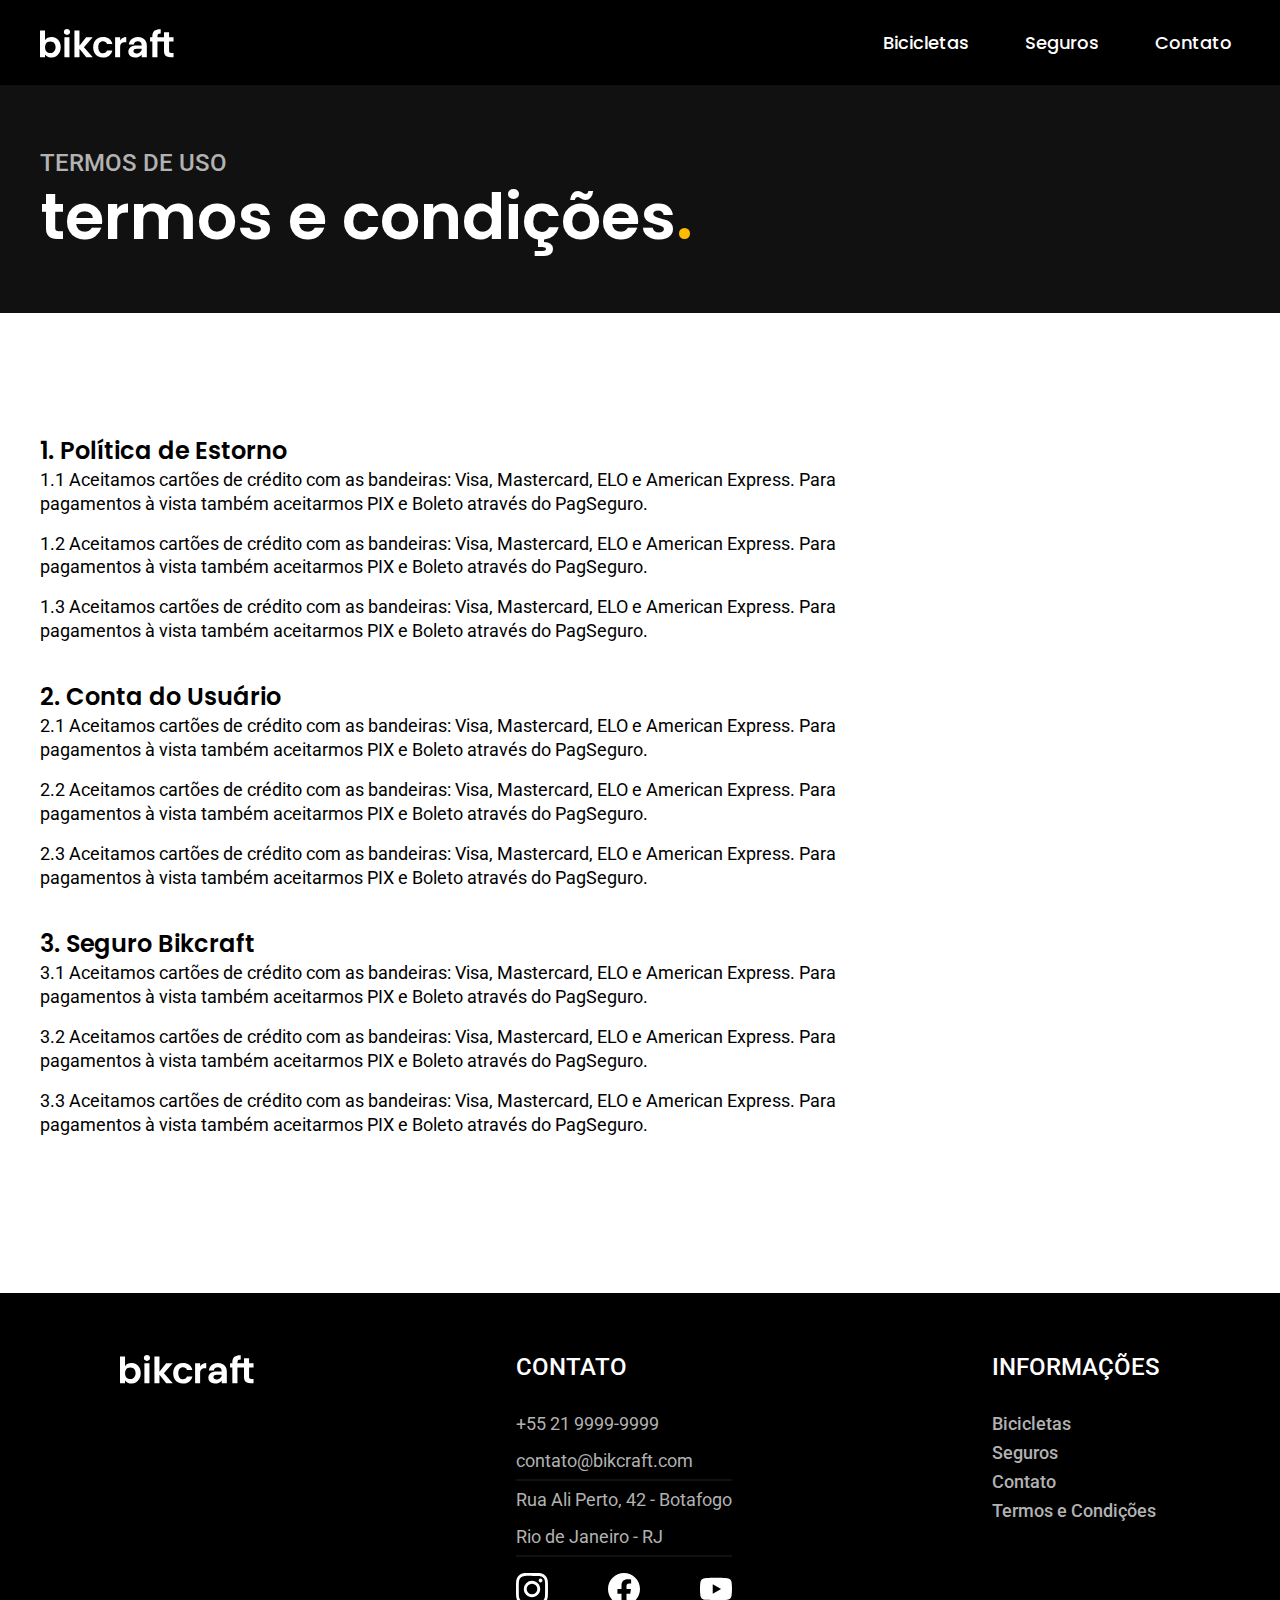
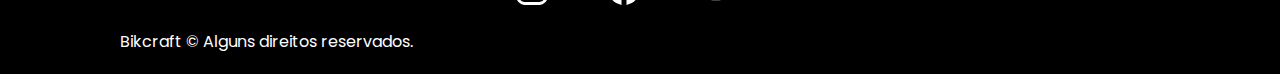
<file: Projeto 01/termos.html>
<!DOCTYPE html>
<html lang="en">
<head>
  <meta charset="UTF-8">
  <meta http-equiv="X-UA-Compatible" content="IE=edge">
  <meta name="viewport" content="width=device-width, initial-scale=1.0">
  <meta name="description" content="Bicicletas elétricas de alta precisão e qualidade,  feitas sob medida para o cliente. Explore o mundo na sua velocidade com a Bikcraft.">
  <title>Termos e Condicoes | Bickcraft </title>
  <link rel="stylesheet" href="css/estilo.css">
  <link rel="preconnect" href="https://fonts.googleapis.com">
  <link rel="preconnect" href="https://fonts.gstatic.com" crossorigin>
  <link href="https://fonts.googleapis.com/css2?family=Poppins:wght@400;500;600;700&family=Roboto:ital,wght@0,400;0,500;1,700&display=swap" rel="stylesheet">
  <link href="https://fonts.googleapis.com/css2?family=Merriweather:ital,wght@1,900&display=swap" rel="stylesheet">
</head>
<body>
  <header class="header-bg">
    <div class="header-conteudo">
      <a href="./"><img src="img/bikcraft.svg" width="136" height="32" alt="Bicicleta Eletica"/></a>
      <nav>
        <ul>
          <li><a href="./bicicletas.html">Bicicletas</a></li>
          <li><a href="./seguros.html">Seguros</a></li>
          <li><a href="./contato.html">Contato</a></li>
        </ul>
      </nav>
    </div>
  </header>
  <main>
    <section class="sub-cabecalho-bg">
      <div class="sub-cabecalho-conteudo container">
        <p class="texto-medio texto-medio-m">termos de uso</p>
        <h1 class="texto-grande">termos e condições<span>.</span></h1>
      </div>
    </section>
    <section class="termos container">
      <ol>
        <li>
          1. Política de Estorno
          <ul>
            <li>1.1 Aceitamos cartões de crédito com as bandeiras: Visa, Mastercard, ELO e American Express. Para pagamentos à vista também aceitarmos PIX e Boleto através do PagSeguro.</li>
            <li>1.2 Aceitamos cartões de crédito com as bandeiras: Visa, Mastercard, ELO e American Express. Para pagamentos à vista também aceitarmos PIX e Boleto através do PagSeguro.</li>
            <li>1.3 Aceitamos cartões de crédito com as bandeiras: Visa, Mastercard, ELO e American Express. Para pagamentos à vista também aceitarmos PIX e Boleto através do PagSeguro.</li>
          </ul>
        </li>
        <li>
          2. Conta do Usuário
          <ul>
            <li>2.1 Aceitamos cartões de crédito com as bandeiras: Visa, Mastercard, ELO e American Express. Para pagamentos à vista também aceitarmos PIX e Boleto através do PagSeguro.</li>
            <li>2.2 Aceitamos cartões de crédito com as bandeiras: Visa, Mastercard, ELO e American Express. Para pagamentos à vista também aceitarmos PIX e Boleto através do PagSeguro.</li>
            <li>2.3 Aceitamos cartões de crédito com as bandeiras: Visa, Mastercard, ELO e American Express. Para pagamentos à vista também aceitarmos PIX e Boleto através do PagSeguro.</li>
          </ul>
        </li>
        <li>
          3. Seguro Bikcraft
          <ul>
            <li>3.1 Aceitamos cartões de crédito com as bandeiras: Visa, Mastercard, ELO e American Express. Para pagamentos à vista também aceitarmos PIX e Boleto através do PagSeguro.</li>
            <li>3.2 Aceitamos cartões de crédito com as bandeiras: Visa, Mastercard, ELO e American Express. Para pagamentos à vista também aceitarmos PIX e Boleto através do PagSeguro.</li>
            <li>3.3 Aceitamos cartões de crédito com as bandeiras: Visa, Mastercard, ELO e American Express. Para pagamentos à vista também aceitarmos PIX e Boleto através do PagSeguro.</li>
          </ul>
        </li>
      </ol>
    </section>
  </main>
  <footer class="footer-bg">
    <div class="footer-conteudo">
      <div class="footer-infos">
        <div>
          <img src="img/bikcraft.svg" alt="Bickcraft" />
        </div>
        <div class="footer-contato">
          <h3>Contato</h3>
          <ul>
            <li><a href="tel:+55 21 9999-9999">+55 21 9999-9999</a></li>
            <li><a href="mailto:contato@bikcraft.com">contato@bikcraft.com</a></li>
            <li><a href="https://goo.gl/maps/o17Agn89RouagFng7">Rua Ali Perto, 42 - Botafogo</a></li>
            <li><a href="https://goo.gl/maps/o17Agn89RouagFng7">Rio de Janeiro - RJ</a></li>
          </ul>
          <div class="redes-sociais">
            <a href="https://www.instagram.com/"><img src="img/redes/instagram.svg" alt="instagram"></a>
            <a href="https://www.facebook.com/"><img src="img/redes/facebook.svg" alt="facebook"></a>
            <a href="https://www.youtube.com/"><img src="img/redes/youtube.svg" alt="youtube"></a>
          </div>
        </div>
        <div class="footer-links-internos">
          <h3>Informações</h3>
          <p><a href="./bicicletas.html">Bicicletas</a></p>
          <p><a href="./seguros.html">Seguros</a></p>
          <p><a href="./contato.html">Contato</a></p>
          <p><a href="./termos.html">Termos e Condições</a></p>
        </div>
      </div>
      <p> Bikcraft &copy; Alguns direitos reservados.</p>
    </div>
  </footer>
</body>
</html>
</file>
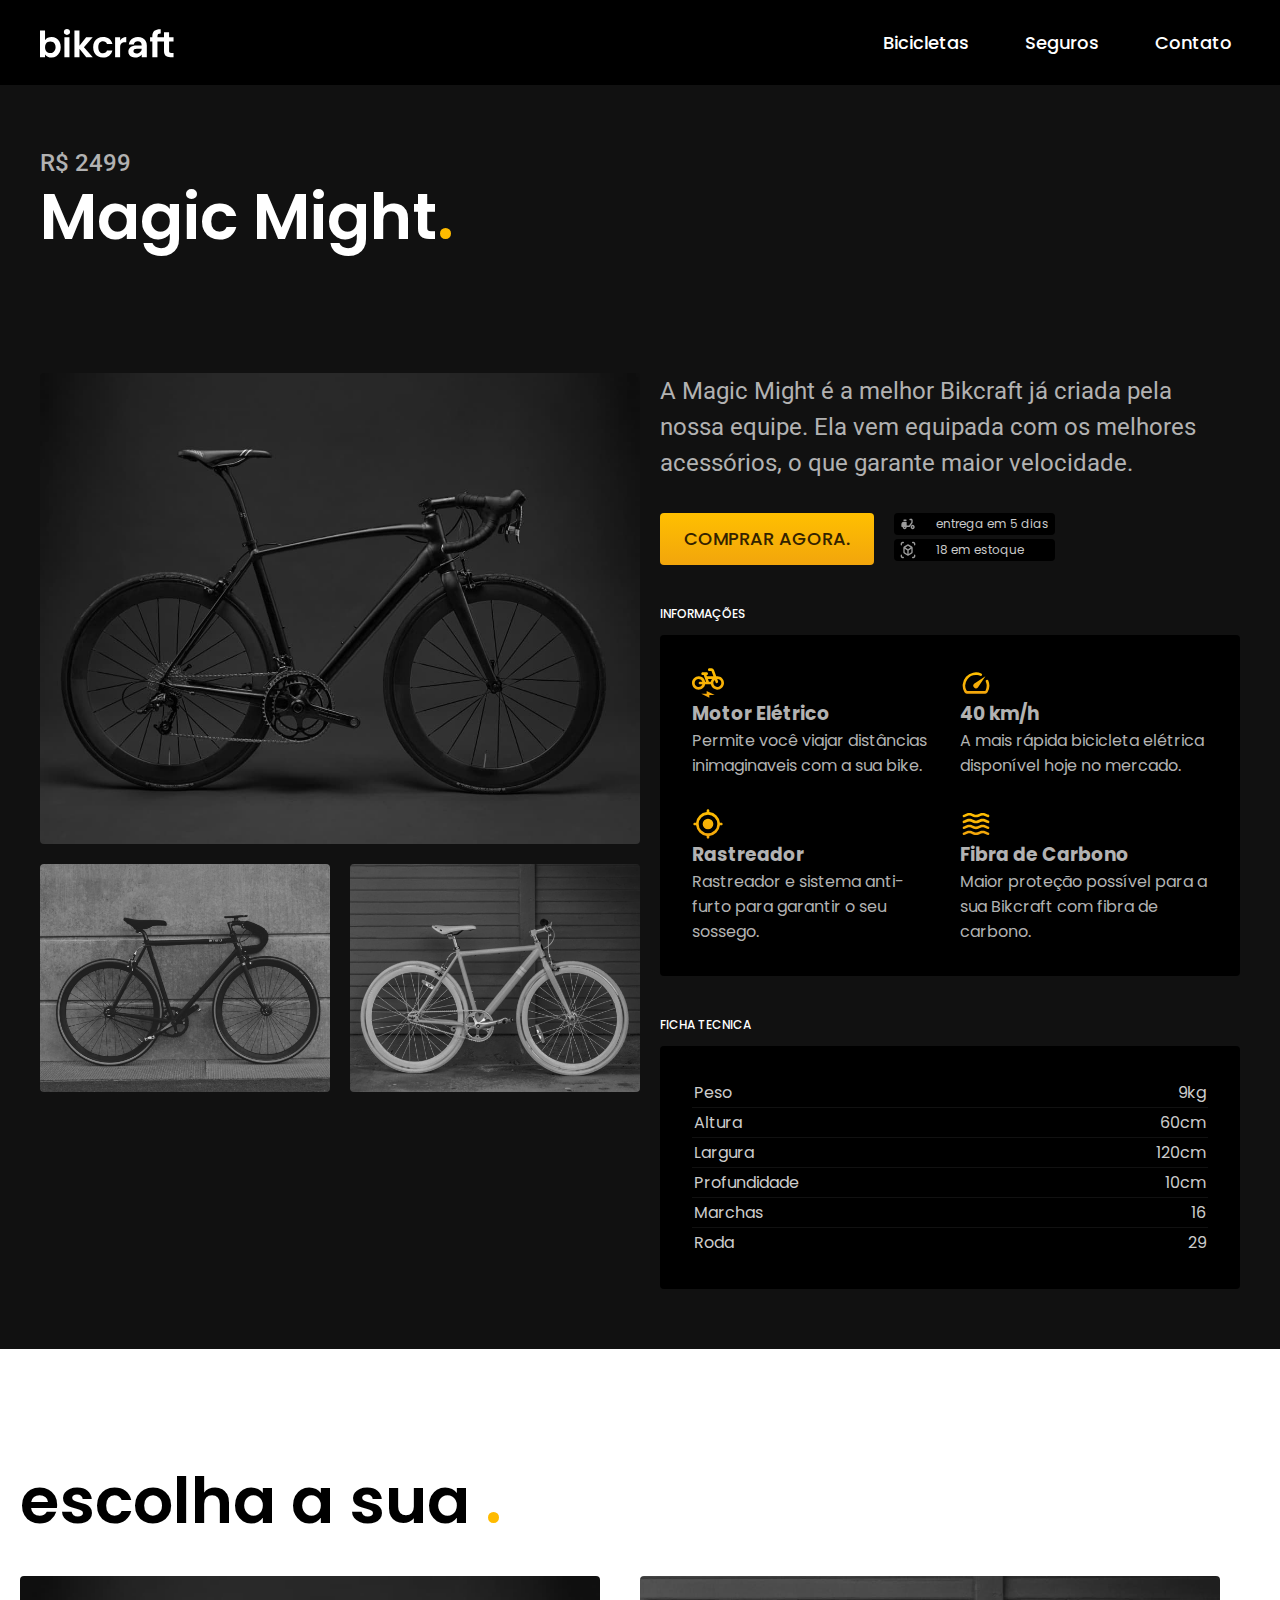
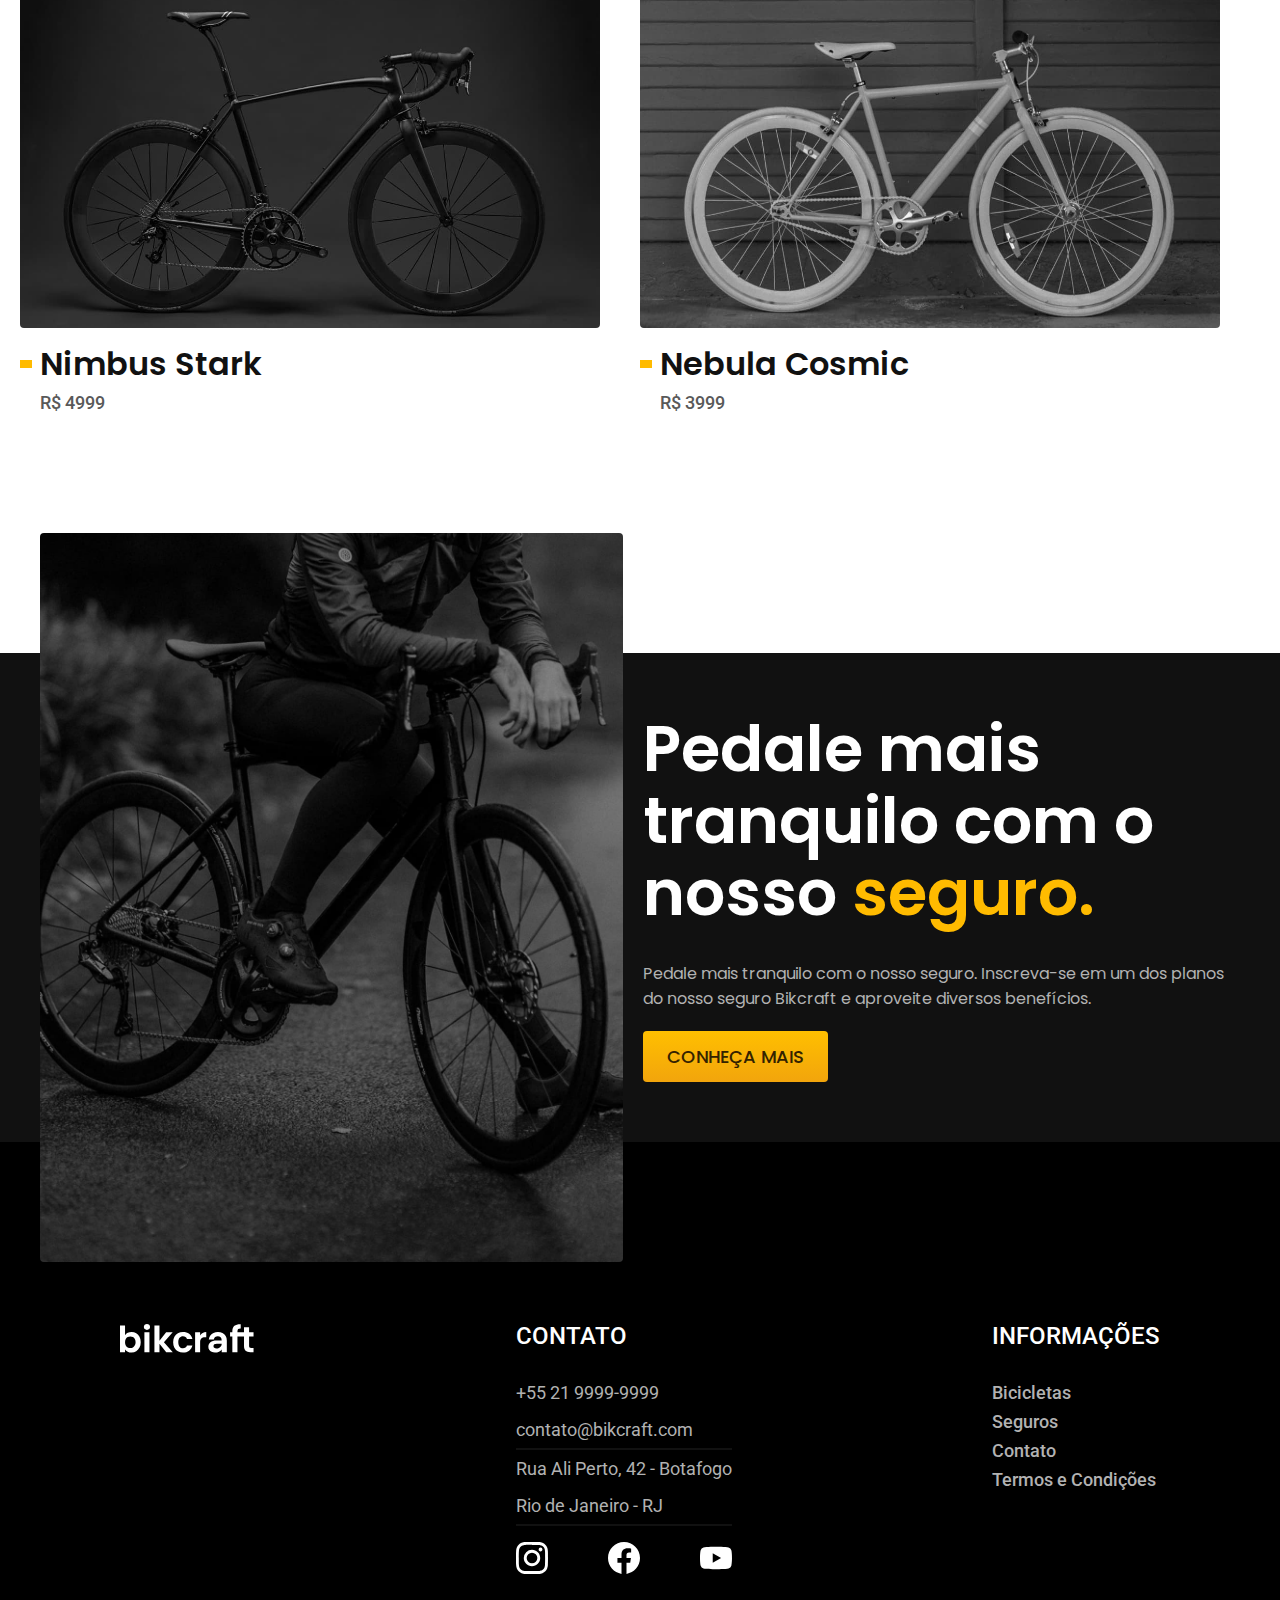
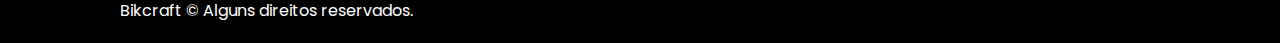
<file: Projeto 01/bicicletas/magic.html>
<!DOCTYPE html>
<html lang="en">
<head>
  <meta charset="UTF-8">
  <meta http-equiv="X-UA-Compatible" content="IE=edge">
  <meta name="viewport" content="width=device-width, initial-scale=1.0">
  <meta name="description" content="Bicicletas elétricas de alta precisão e qualidade,  feitas sob medida para o cliente. Explore o mundo na sua velocidade com a Bikcraft.">
  <title>Bickcraft - Magic</title>
  <link rel="stylesheet" href="../css/estilo.css">
  <link rel="preconnect" href="https://fonts.googleapis.com">
  <link rel="preconnect" href="https://fonts.gstatic.com" crossorigin>
  <link href="https://fonts.googleapis.com/css2?family=Poppins:wght@400;500;600;700&family=Roboto:ital,wght@0,400;0,500;1,700&display=swap" rel="stylesheet">
  <link href="https://fonts.googleapis.com/css2?family=Merriweather:ital,wght@1,900&display=swap" rel="stylesheet">
</head>
<body>
  <header class="header-bg">
    <div class="header-conteudo">
      <a href="../index.html"><img src="../img/bikcraft.svg" width="136" height="32" alt="Bicicleta Eletica"/></a>
      <nav>
        <ul>
          <li><a href="../bicicletas.html">Bicicletas</a></li>
          <li><a href="../seguros.html">Seguros</a></li>
          <li><a href="../contato.html">Contato</a></li>
        </ul>
      </nav>
    </div>
  </header>
  <main>
    <section class="sub-cabecalho-bg">
      <div class="sub-cabecalho-conteudo container">
        <p class="texto-medio texto-medio-m">R$ 2499</p>
        <h1 class="texto-grande">Magic Might<span>.</span></h1>
      </div>
    </section>
    <section class="introducao-bike">
      <div class="introducao-bike-conteudo flex container">
        <div class="flex wrap align-self-start">
          <img src="../img/bicicleta/nimbus1.jpg" alt="Bicicleta Nimbus 1">
          <img src="../img/bicicleta/nimbus2.jpg" alt="Bicicleta Nimbus 2">
          <img src="../img/bicicleta/nimbus3.jpg" alt="Bicicleta Nimbus 3">
        </div>
        <div>
          <div class="introducao-bike-descricao">
            <p class="texto-medio texto-medio-r">A Magic Might é a melhor Bikcraft já criada pela nossa equipe. Ela vem equipada com os melhores acessórios, o que garante maior velocidade.</p>
            <div class="flex">
              <a href="../orcamento.html" class="botao amarelo">Comprar agora.</a>
              <div>
                <span class="flex"><img src="../img/icones/entrega.svg" alt=""> entrega em 5 dias</span>
                <span class="flex"><img src="../img/icones/estoque.svg" alt=""> 18 em estoque</span>
              </div>
            </div>
          </div>
          <div class="introducao-bike-lista">
            <h2>Informações</h2>
            <div>
              <div class="flex">
                <div>
                  <img src="../img/icones/eletrica.svg" alt="">
                  <h3>Motor Elétrico</h3>
                  <p>Permite você viajar distâncias inimaginaveis com a sua bike.</p>
                </div>
                <div>
                  <img src="../img/icones/velocidade.svg" alt="">
                  <h3>40 km/h</h3>
                  <p>A mais rápida bicicleta elétrica disponível hoje no mercado.</p>
                </div>
              </div>
              <div class="flex">
                <div>
                  <img src="../img/icones/rastreador.svg" alt="">
                  <h3>Rastreador</h3>
                  <p>Rastreador e sistema anti-furto para garantir o seu sossego.</p>
                </div>
                <div>
                  <img src="../img/icones/carbono.svg" alt="">
                  <h3>Fibra de Carbono</h3>
                  <p>Maior proteção possível para a sua Bikcraft com fibra de carbono.</p>
                </div>
              </div>
              
            </div>
          </div>
          <div class="introducao-bike-lista">
            <h2>Ficha tecnica</h2>
            <div class="ficha-tecnica">
              <p class="flex">
                <span>Peso</span>
                <span>9kg</span>
              </p>
              <p class="flex">
                <span>Altura</span>
                <span>60cm</span>
              </p>
              <p class="flex">
                <span>Largura</span>
                <span>120cm</span>
              </p>
              <p class="flex">
                <span>Profundidade</span>
                <span>10cm</span>
              </p>
              <p class="flex">
                <span>Marchas</span>
                <span>16</span>
              </p>
              <p class="flex">
                <span>Roda</span>
                <span>29</span>
              </p>
            </div>
            
          </div>
        </div>
      </div>
    </section>
    <section class="bicicletas container" aria-label="Bicicletas">
      <h2 class="texto-grande"> escolha a sua <span>.</span></h2>
      <div class="bicicletas-container">
        <a href="nimbus.html" class="bicicletas-item">
          <div>
            <img src="../img/bicicletas/nimbus.jpg" />
          </div>
          <div class="bicicletas-descricao">
            <h3>Nimbus Stark</h3>
            <p>R$ 4999</p>
          </div>
        </a>
        <a href="nebula.html" class="bicicletas-item">
          <div>
            <img src="../img/bicicletas/nebula.jpg" />
          </div>
          <div class="bicicletas-descricao">
            <h3>Nebula Cosmic</h3>
            <p>R$ 3999</p>
          </div>
        </a>
      </div> 
    </section>
    <section class="bike-seguro-bg">
      <div class="bike-seguro-conteudo flex container">
        <div class="bike-seguro-img">
          <img src="../img/fotos/seguros.jpg" alt="">
        </div>
        <div class="bike-seguro-descricao">
          <h2 class="texto-grande">Pedale mais tranquilo com o nosso <span>seguro.</span></h2>
          <p>
            Pedale mais tranquilo com o nosso seguro.
            Inscreva-se em um dos planos do nosso seguro Bikcraft e aproveite diversos benefícios.
          </p>
          <a href="../seguros.html" class="botao amarelo">Conheça mais</a>
        </div>
      </div>
    </section>
  </main>
  <footer class="footer-bg">
    <div class="footer-conteudo">
      <div class="footer-infos">
        <div>
          <img src="../img/bikcraft.svg" alt="Bickcraft" />
        </div>
        <div class="footer-contato">
          <h3>Contato</h3>
          <ul>
            <li><a href="tel:+55 21 9999-9999">+55 21 9999-9999</a></li>
            <li><a href="mailto:contato@bikcraft.com">contato@bikcraft.com</a></li>
            <li><a href="https://goo.gl/maps/o17Agn89RouagFng7">Rua Ali Perto, 42 - Botafogo</a></li>
            <li><a href="https://goo.gl/maps/o17Agn89RouagFng7">Rio de Janeiro - RJ</a></li>
          </ul>
          <div class="redes-sociais">
            <a href="https://www.instagram.com/"><img src="../img/redes/instagram.svg" alt="instagram"></a>
            <a href="https://www.facebook.com/"><img src="../img/redes/facebook.svg" alt="facebook"></a>
            <a href="https://www.youtube.com/"><img src="../img/redes/youtube.svg" alt="youtube"></a>
          </div>
        </div>
        <div class="footer-links-internos">
          <h3>Informações</h3>
          <p><a href="../bicicletas.html">Bicicletas</a></p>
          <p><a href="../seguros.html">Seguros</a></p>
          <p><a href="../contato.html">Contato</a></p>
          <p><a href="../termos.html">Termos e Condições</a></p>
        </div>
      </div>
      <p> Bikcraft &copy; Alguns direitos reservados.</p>
    </div>
  </footer>
</body>
</html>
</file>
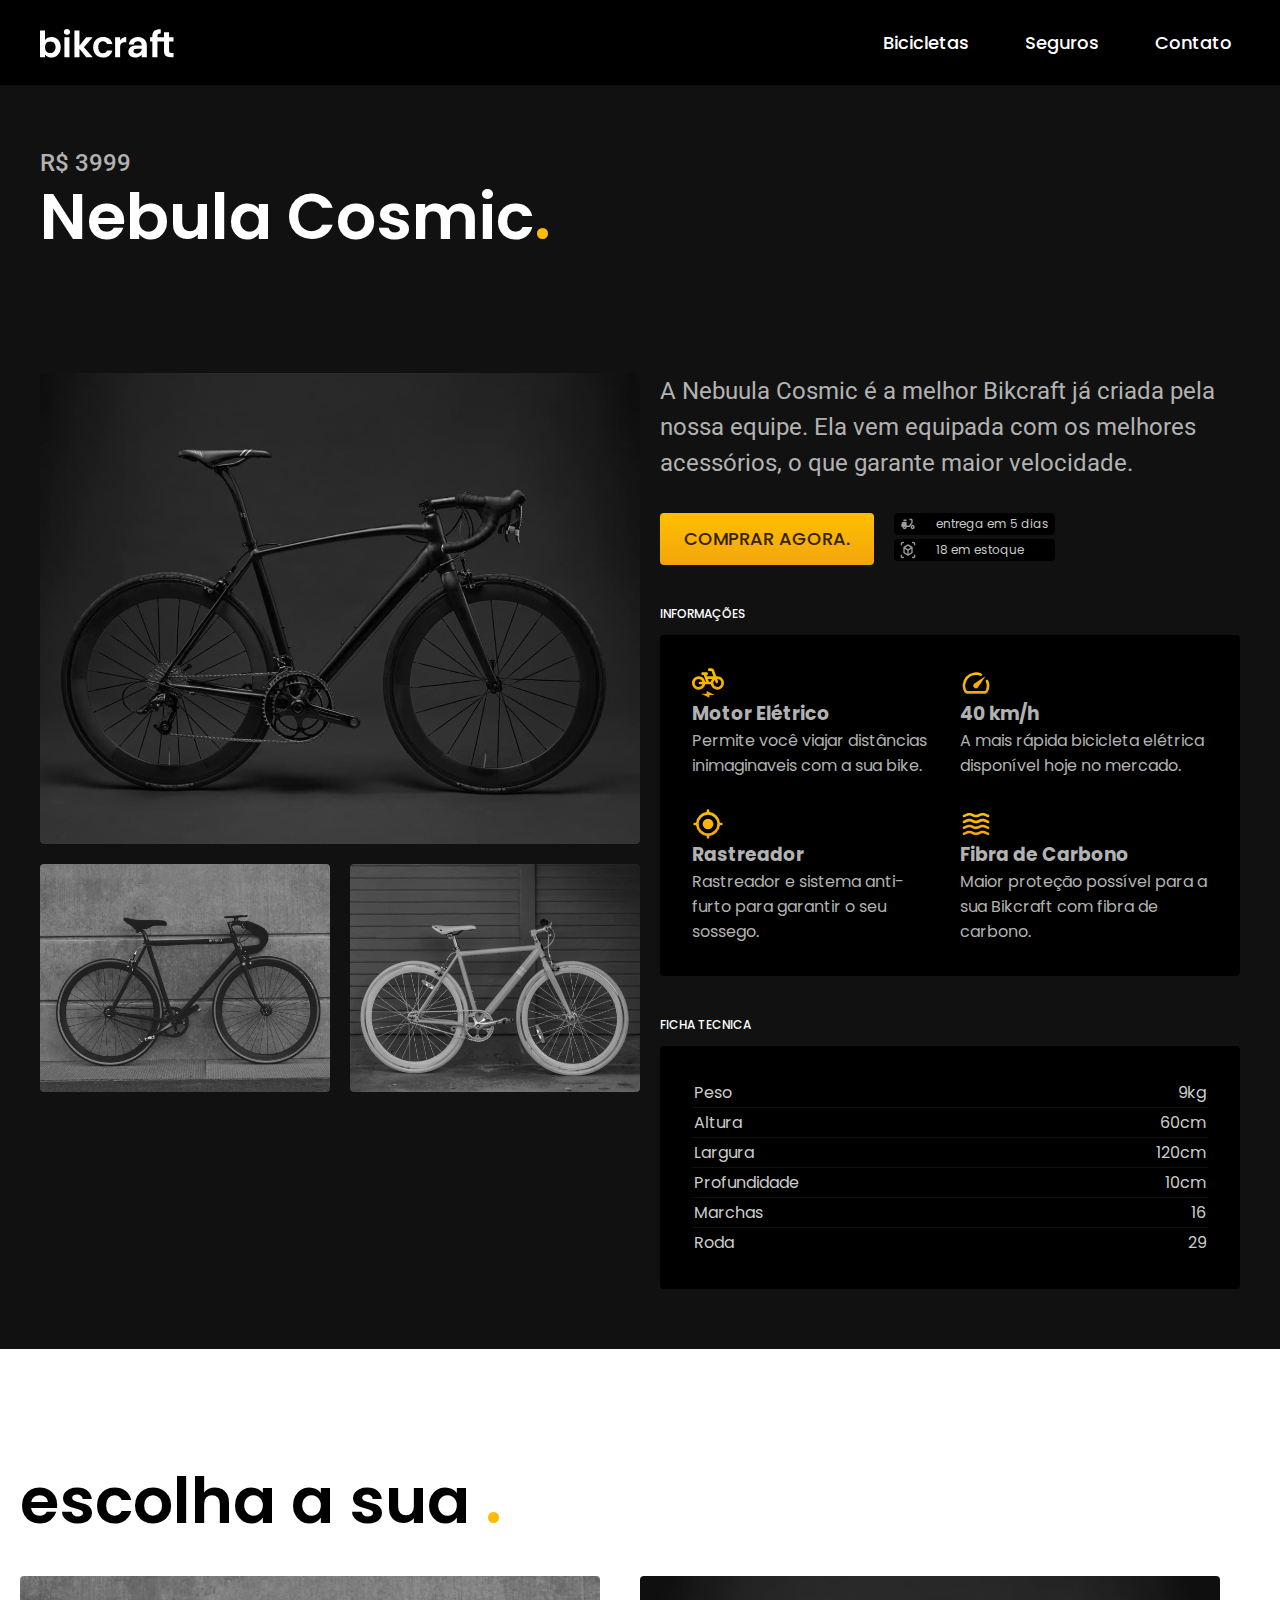
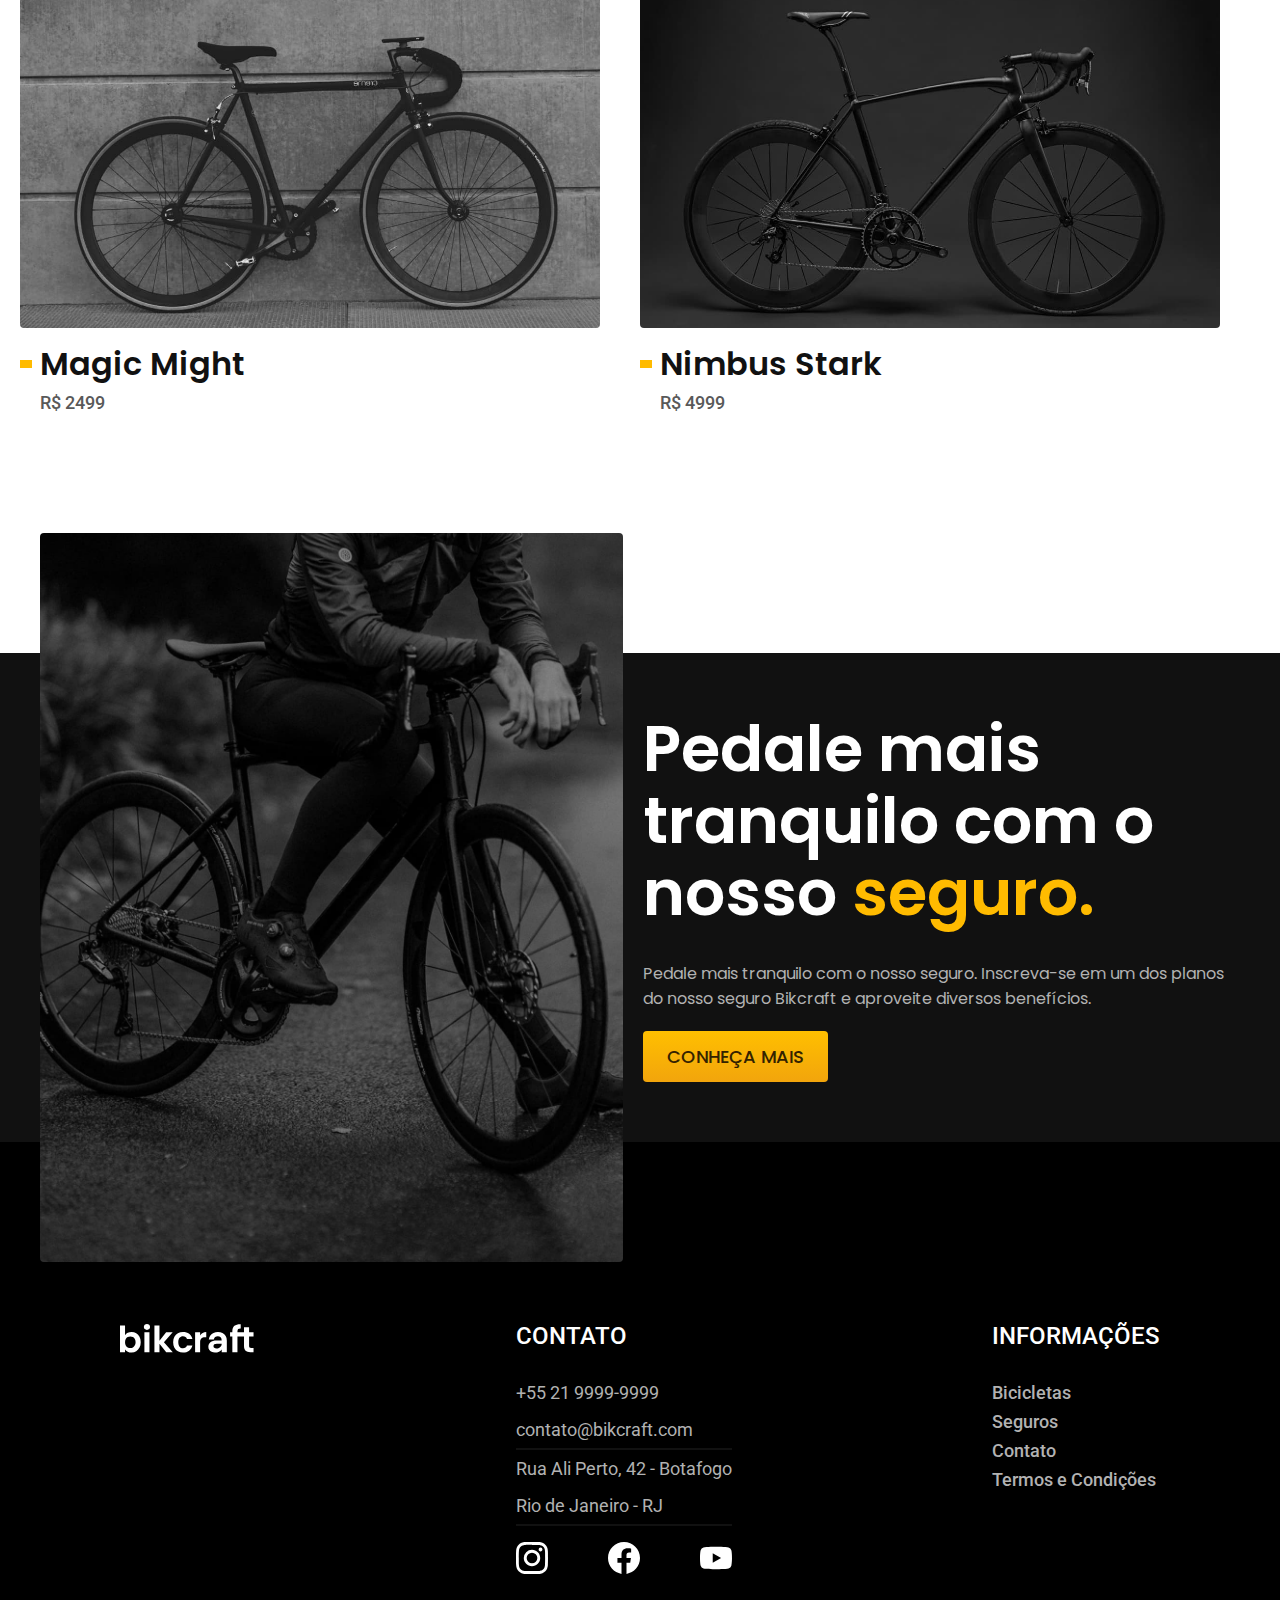
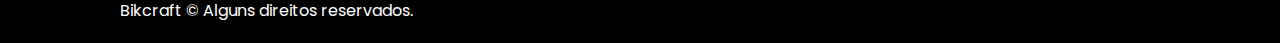
<file: Projeto 01/bicicletas/nebula.html>
<!DOCTYPE html>
<html lang="en">
<head>
  <meta charset="UTF-8">
  <meta http-equiv="X-UA-Compatible" content="IE=edge">
  <meta name="viewport" content="width=device-width, initial-scale=1.0">
  <meta name="description" content="Bicicletas elétricas de alta precisão e qualidade,  feitas sob medida para o cliente. Explore o mundo na sua velocidade com a Bikcraft.">
  <title>Bickcraft - Nebula</title>
  <link rel="stylesheet" href="../css/estilo.css">
  <link rel="preconnect" href="https://fonts.googleapis.com">
  <link rel="preconnect" href="https://fonts.gstatic.com" crossorigin>
  <link href="https://fonts.googleapis.com/css2?family=Poppins:wght@400;500;600;700&family=Roboto:ital,wght@0,400;0,500;1,700&display=swap" rel="stylesheet">
  <link href="https://fonts.googleapis.com/css2?family=Merriweather:ital,wght@1,900&display=swap" rel="stylesheet">
</head>
<body>
  <header class="header-bg">
    <div class="header-conteudo">
      <a href="../index.html"><img src="../img/bikcraft.svg" width="136" height="32" alt="Bicicleta Eletica"/></a>
      <nav>
        <ul>
          <li><a href="../bicicletas.html">Bicicletas</a></li>
          <li><a href="../seguros.html">Seguros</a></li>
          <li><a href="../contato.html">Contato</a></li>
        </ul>
      </nav>
    </div>
  </header>
  <main>
    <section class="sub-cabecalho-bg">
      <div class="sub-cabecalho-conteudo container">
        <p class="texto-medio texto-medio-m">R$ 3999</p>
        <h1 class="texto-grande">Nebula Cosmic<span>.</span></h1>
      </div>
    </section>
    <section class="introducao-bike">
      <div class="introducao-bike-conteudo flex container">
        <div class="flex wrap align-self-start">
          <img src="../img/bicicleta/nimbus1.jpg" alt="Bicicleta Nimbus 1">
          <img src="../img/bicicleta/nimbus2.jpg" alt="Bicicleta Nimbus 2">
          <img src="../img/bicicleta/nimbus3.jpg" alt="Bicicleta Nimbus 3">
        </div>
        <div>
          <div class="introducao-bike-descricao">
            <p class="texto-medio texto-medio-r">A Nebuula Cosmic é a melhor Bikcraft já criada pela nossa equipe. Ela vem equipada com os melhores acessórios, o que garante maior velocidade.</p>
            <div class="flex">
              <a href="../orcamento.html" class="botao amarelo">Comprar agora.</a>
              <div>
                <span class="flex"><img src="../img/icones/entrega.svg" alt=""> entrega em 5 dias</span>
                <span class="flex"><img src="../img/icones/estoque.svg" alt=""> 18 em estoque</span>
              </div>
            </div>
          </div>
          <div class="introducao-bike-lista">
            <h2>Informações</h2>
            <div>
              <div class="flex">
                <div>
                  <img src="../img/icones/eletrica.svg" alt="">
                  <h3>Motor Elétrico</h3>
                  <p>Permite você viajar distâncias inimaginaveis com a sua bike.</p>
                </div>
                <div>
                  <img src="../img/icones/velocidade.svg" alt="">
                  <h3>40 km/h</h3>
                  <p>A mais rápida bicicleta elétrica disponível hoje no mercado.</p>
                </div>
              </div>
              <div class="flex">
                <div>
                  <img src="../img/icones/rastreador.svg" alt="">
                  <h3>Rastreador</h3>
                  <p>Rastreador e sistema anti-furto para garantir o seu sossego.</p>
                </div>
                <div>
                  <img src="../img/icones/carbono.svg" alt="">
                  <h3>Fibra de Carbono</h3>
                  <p>Maior proteção possível para a sua Bikcraft com fibra de carbono.</p>
                </div>
              </div>
              
            </div>
          </div>
          <div class="introducao-bike-lista">
            <h2>Ficha tecnica</h2>
            <div class="ficha-tecnica">
              <p class="flex">
                <span>Peso</span>
                <span>9kg</span>
              </p>
              <p class="flex">
                <span>Altura</span>
                <span>60cm</span>
              </p>
              <p class="flex">
                <span>Largura</span>
                <span>120cm</span>
              </p>
              <p class="flex">
                <span>Profundidade</span>
                <span>10cm</span>
              </p>
              <p class="flex">
                <span>Marchas</span>
                <span>16</span>
              </p>
              <p class="flex">
                <span>Roda</span>
                <span>29</span>
              </p>
            </div>
            
          </div>
        </div>
      </div>
    </section>
    <section class="bicicletas container" aria-label="Bicicletas">
      <h2 class="texto-grande"> escolha a sua <span>.</span></h2>
      <div class="bicicletas-container">
        <a href="magic.html" class="bicicletas-item">
          <div>
            <img src="../img/bicicletas/magic.jpg" />
          </div>
          <div class="bicicletas-descricao">
            <h3>Magic Might</h3>
            <p>R$ 2499</p>
          </div>
        </a>
        <a href="nimbus.html" class="bicicletas-item">
          <div>
            <img src="../img/bicicletas/nimbus.jpg" />
          </div>
          <div class="bicicletas-descricao">
            <h3>Nimbus Stark</h3>
            <p>R$ 4999</p>
          </div>
        </a>
      </div> 
    </section>
    <section class="bike-seguro-bg">
      <div class="bike-seguro-conteudo flex container">
        <div class="bike-seguro-img">
          <img src="../img/fotos/seguros.jpg" alt="">
        </div>
        <div class="bike-seguro-descricao">
          <h2 class="texto-grande">Pedale mais tranquilo com o nosso <span>seguro.</span></h2>
          <p>
            Pedale mais tranquilo com o nosso seguro.
            Inscreva-se em um dos planos do nosso seguro Bikcraft e aproveite diversos benefícios.
          </p>
          <a href="../seguros.html" class="botao amarelo">Conheça mais</a>
        </div>
      </div>
    </section>
  </main>
  <footer class="footer-bg">
    <div class="footer-conteudo">
      <div class="footer-infos">
        <div>
          <img src="../img/bikcraft.svg" alt="Bickcraft" />
        </div>
        <div class="footer-contato">
          <h3>Contato</h3>
          <ul>
            <li><a href="tel:+55 21 9999-9999">+55 21 9999-9999</a></li>
            <li><a href="mailto:contato@bikcraft.com">contato@bikcraft.com</a></li>
            <li><a href="https://goo.gl/maps/o17Agn89RouagFng7">Rua Ali Perto, 42 - Botafogo</a></li>
            <li><a href="https://goo.gl/maps/o17Agn89RouagFng7">Rio de Janeiro - RJ</a></li>
          </ul>
          <div class="redes-sociais">
            <a href="https://www.instagram.com/"><img src="../img/redes/instagram.svg" alt="instagram"></a>
            <a href="https://www.facebook.com/"><img src="../img/redes/facebook.svg" alt="facebook"></a>
            <a href="https://www.youtube.com/"><img src="../img/redes/youtube.svg" alt="youtube"></a>
          </div>
        </div>
        <div class="footer-links-internos">
          <h3>Informações</h3>
          <p><a href="../bicicletas.html">Bicicletas</a></p>
          <p><a href="../seguros.html">Seguros</a></p>
          <p><a href="../contato.html">Contato</a></p>
          <p><a href="../termos.html">Termos e Condições</a></p>
        </div>
      </div>
      <p> Bikcraft &copy; Alguns direitos reservados.</p>
    </div>
  </footer>
</body>
</html>
</file>
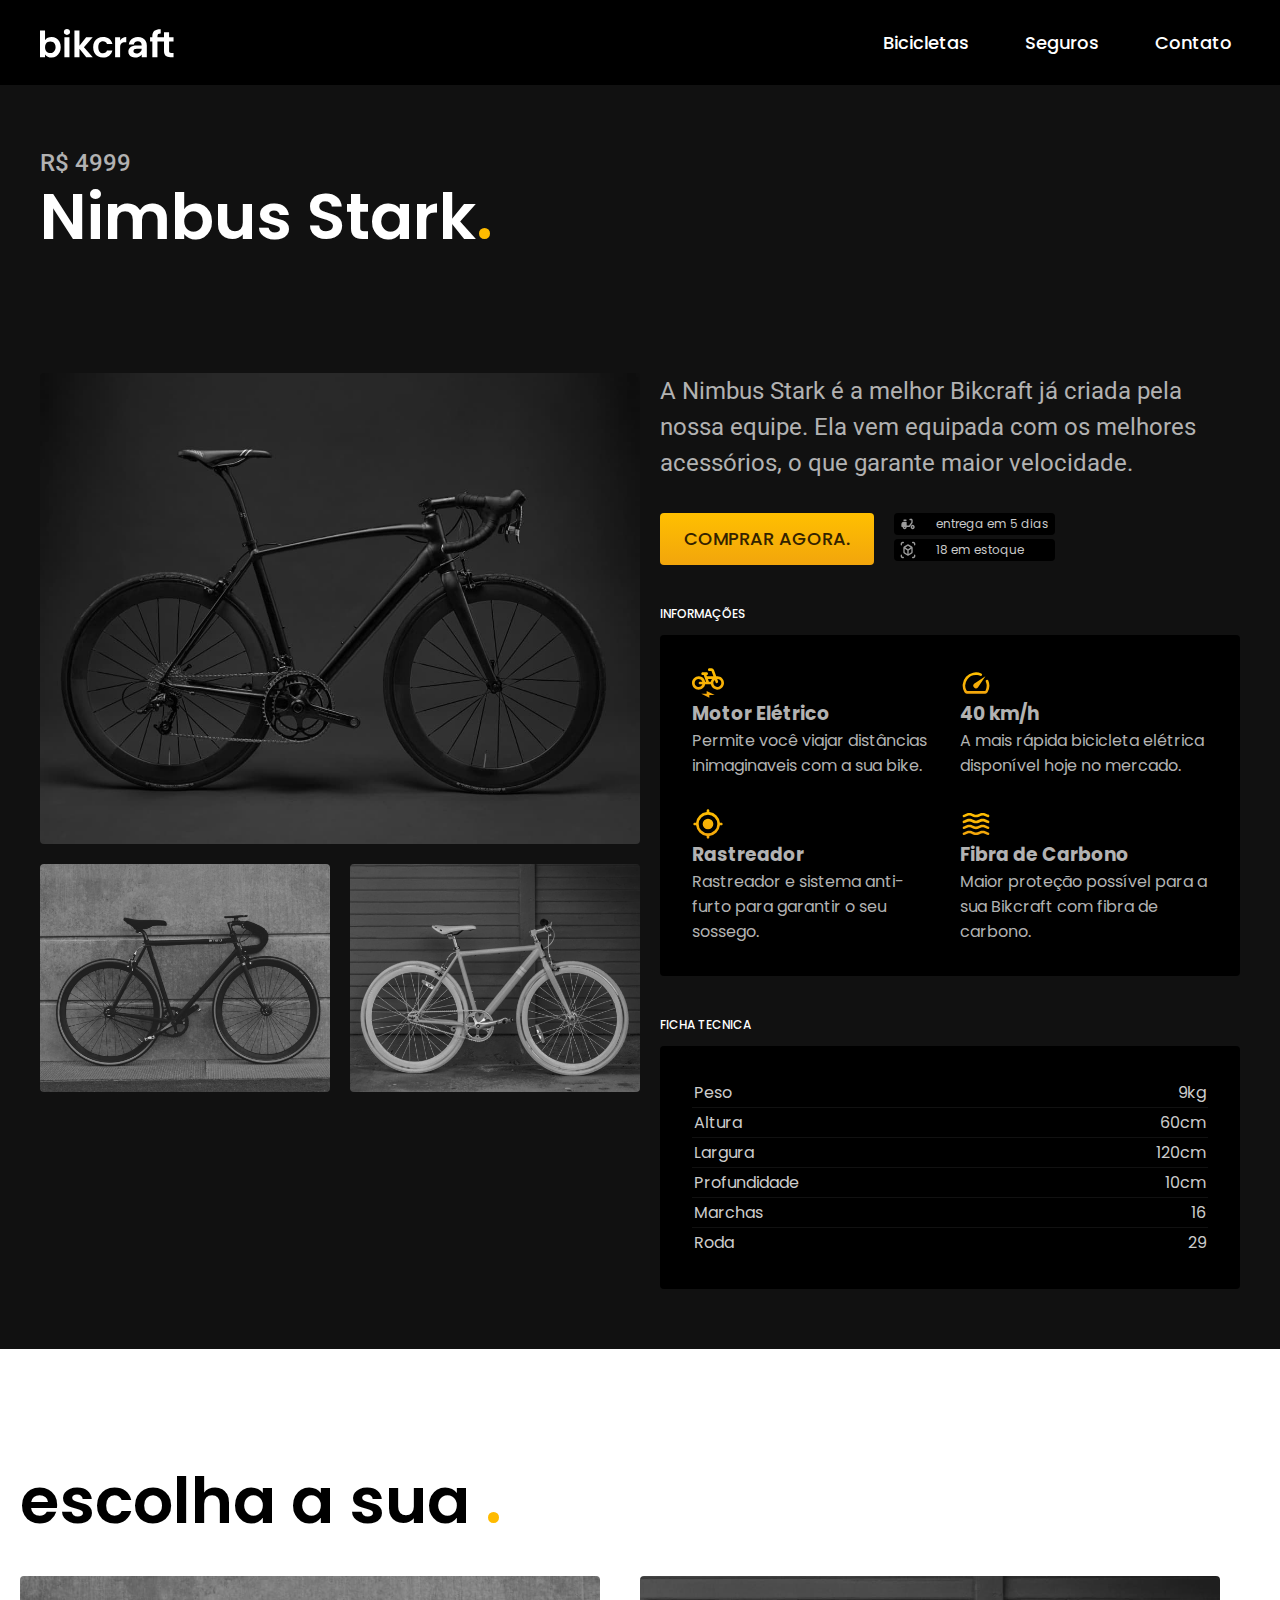
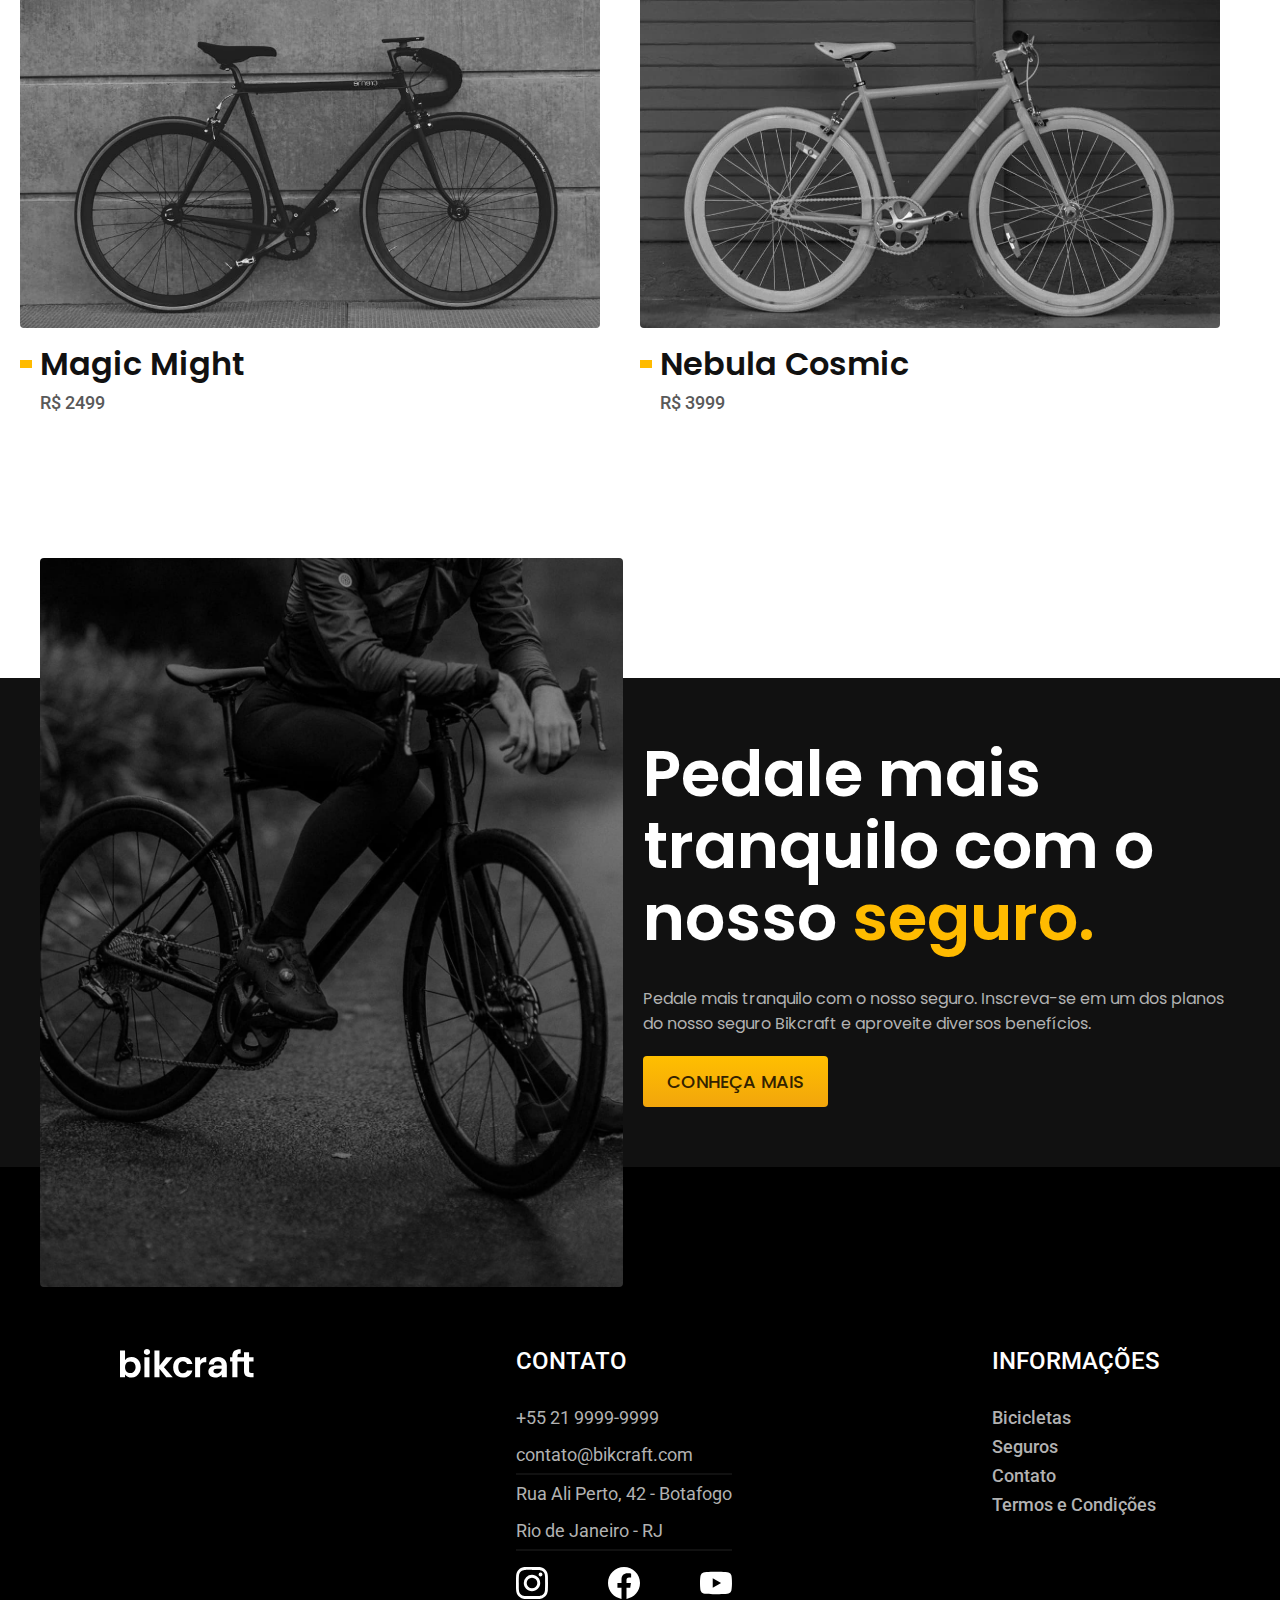
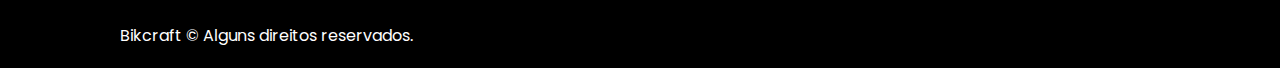
<file: Projeto 01/bicicletas/nimbus.html>
<!DOCTYPE html>
<html lang="en">
<head>
  <meta charset="UTF-8">
  <meta http-equiv="X-UA-Compatible" content="IE=edge">
  <meta name="viewport" content="width=device-width, initial-scale=1.0">
  <meta name="description" content="Bicicletas elétricas de alta precisão e qualidade,  feitas sob medida para o cliente. Explore o mundo na sua velocidade com a Bikcraft.">
  <title>Bickcraft - Nimbus</title>
  <link rel="stylesheet" href="../css/estilo.css">
  <link rel="preconnect" href="https://fonts.googleapis.com">
  <link rel="preconnect" href="https://fonts.gstatic.com" crossorigin>
  <link href="https://fonts.googleapis.com/css2?family=Poppins:wght@400;500;600;700&family=Roboto:ital,wght@0,400;0,500;1,700&display=swap" rel="stylesheet">
  <link href="https://fonts.googleapis.com/css2?family=Merriweather:ital,wght@1,900&display=swap" rel="stylesheet">
</head>
<body>
  <header class="header-bg">
    <div class="header-conteudo">
      <a href="../index.html"><img src="../img/bikcraft.svg" width="136" height="32" alt="Bicicleta Eletica"/></a>
      <nav>
        <ul>
          <li><a href="../bicicletas.html">Bicicletas</a></li>
          <li><a href="../seguros.html">Seguros</a></li>
          <li><a href="../contato.html">Contato</a></li>
        </ul>
      </nav>
    </div>
  </header>
  <main>
    <section class="sub-cabecalho-bg">
      <div class="sub-cabecalho-conteudo container">
        <p class="texto-medio texto-medio-m">R$ 4999</p>
        <h1 class="texto-grande">Nimbus Stark<span>.</span></h1>
      </div>
    </section>
    <section class="introducao-bike">
      <div class="introducao-bike-conteudo flex container">
        <div class="flex wrap align-self-start">
          <img src="../img/bicicleta/nimbus1.jpg" alt="Bicicleta Nimbus 1">
          <img src="../img/bicicleta/nimbus2.jpg" alt="Bicicleta Nimbus 2">
          <img src="../img/bicicleta/nimbus3.jpg" alt="Bicicleta Nimbus 3">
        </div>
        <div>
          <div class="introducao-bike-descricao">
            <p class="texto-medio texto-medio-r">A Nimbus Stark é a melhor Bikcraft já criada pela nossa equipe. Ela vem equipada com os melhores acessórios, o que garante maior velocidade.</p>
            <div class="flex">
              <a href="../orcamento.html" class="botao amarelo">Comprar agora.</a>
              <div>
                <span class="flex"><img src="../img/icones/entrega.svg" alt=""> entrega em 5 dias</span>
                <span class="flex"><img src="../img/icones/estoque.svg" alt=""> 18 em estoque</span>
              </div>
            </div>
          </div>
          <div class="introducao-bike-lista">
            <h2>Informações</h2>
            <div>
              <div class="flex">
                <div>
                  <img src="../img/icones/eletrica.svg" alt="">
                  <h3>Motor Elétrico</h3>
                  <p>Permite você viajar distâncias inimaginaveis com a sua bike.</p>
                </div>
                <div>
                  <img src="../img/icones/velocidade.svg" alt="">
                  <h3>40 km/h</h3>
                  <p>A mais rápida bicicleta elétrica disponível hoje no mercado.</p>
                </div>
              </div>
              <div class="flex">
                <div>
                  <img src="../img/icones/rastreador.svg" alt="">
                  <h3>Rastreador</h3>
                  <p>Rastreador e sistema anti-furto para garantir o seu sossego.</p>
                </div>
                <div>
                  <img src="../img/icones/carbono.svg" alt="">
                  <h3>Fibra de Carbono</h3>
                  <p>Maior proteção possível para a sua Bikcraft com fibra de carbono.</p>
                </div>
              </div>
              
            </div>
          </div>
          <div class="introducao-bike-lista">
            <h2>Ficha tecnica</h2>
            <div class="ficha-tecnica">
              <p class="flex">
                <span>Peso</span>
                <span>9kg</span>
              </p>
              <p class="flex">
                <span>Altura</span>
                <span>60cm</span>
              </p>
              <p class="flex">
                <span>Largura</span>
                <span>120cm</span>
              </p>
              <p class="flex">
                <span>Profundidade</span>
                <span>10cm</span>
              </p>
              <p class="flex">
                <span>Marchas</span>
                <span>16</span>
              </p>
              <p class="flex">
                <span>Roda</span>
                <span>29</span>
              </p>
            </div>
            
          </div>
        </div>
      </div>
    </section>
    <section class="bicicletas container" aria-label="Bicicletas">
      <h2 class="texto-grande"> escolha a sua <span>.</span></h2>
      <div class="bicicletas-container">
        <a href="magic.html" class="bicicletas-item">
          <div>
            <img src="../img/bicicletas/magic.jpg" />
          </div>
          <div class="bicicletas-descricao">
            <h3>Magic Might</h3>
            <p>R$ 2499</p>
          </div>
        </a>
        <a href="nebula.html" class="bicicletas-item">
          <div>
            <img src="../img/bicicletas/nebula.jpg" />
          </div>
          <div class="bicicletas-descricao">
            <h3>Nebula Cosmic</h3>
            <p>R$ 3999</p>
          </div>
        </div>
      </a> 
    </section>
    <section class="bike-seguro-bg">
      <div class="bike-seguro-conteudo flex container">
        <div class="bike-seguro-img">
          <img src="../img/fotos/seguros.jpg" alt="">
        </div>
        <div class="bike-seguro-descricao">
          <h2 class="texto-grande">Pedale mais tranquilo com o nosso <span>seguro.</span></h2>
          <p>
            Pedale mais tranquilo com o nosso seguro.
            Inscreva-se em um dos planos do nosso seguro Bikcraft e aproveite diversos benefícios.
          </p>
          <a href="../seguros.html" class="botao amarelo">Conheça mais</a>
        </div>
      </div>
    </section>
  </main>
  <footer class="footer-bg">
    <div class="footer-conteudo">
      <div class="footer-infos">
        <div>
          <img src="../img/bikcraft.svg" alt="Bickcraft" />
        </div>
        <div class="footer-contato">
          <h3>Contato</h3>
          <ul>
            <li><a href="tel:+55 21 9999-9999">+55 21 9999-9999</a></li>
            <li><a href="mailto:contato@bikcraft.com">contato@bikcraft.com</a></li>
            <li><a href="https://goo.gl/maps/o17Agn89RouagFng7">Rua Ali Perto, 42 - Botafogo</a></li>
            <li><a href="https://goo.gl/maps/o17Agn89RouagFng7">Rio de Janeiro - RJ</a></li>
          </ul>
          <div class="redes-sociais">
            <a href="https://www.instagram.com/"><img src="../img/redes/instagram.svg" alt="instagram"></a>
            <a href="https://www.facebook.com/"><img src="../img/redes/facebook.svg" alt="facebook"></a>
            <a href="https://www.youtube.com/"><img src="../img/redes/youtube.svg" alt="youtube"></a>
          </div>
        </div>
        <div class="footer-links-internos">
          <h3>Informações</h3>
          <p><a href="../bicicletas.html">Bicicletas</a></p>
          <p><a href="../seguros.html">Seguros</a></p>
          <p><a href="../contato.html">Contato</a></p>
          <p><a href="../termos.html">Termos e Condições</a></p>
        </div>
      </div>
      <p> Bikcraft &copy; Alguns direitos reservados.</p>
    </div>
  </footer>
</body>
</html>
</file>
<file: Projeto 01/css/estilo.css>
@import './global/global.css';
@import './global/header.css';
@import './global/tipografia.css';
@import './global/utilitarios.css';
@import './global/sub-cabecalho.css';


@import './home/introducao.css';
@import './home/bicicletas.css';
@import './home/tecnologia.css';
@import './home/parceiros.css';
@import './home/depoimento.css';
@import './home/seguros.css';

@import './termos/termos.css';

@import './bicicletas/bicicletas.css';
@import './bicicletas/nimbus.css';

@import './seguros/seguros.css';

@import './contato/contato.css';

@import './orcamento/orcamento.css';


@import './global/footer.css';
</file>
